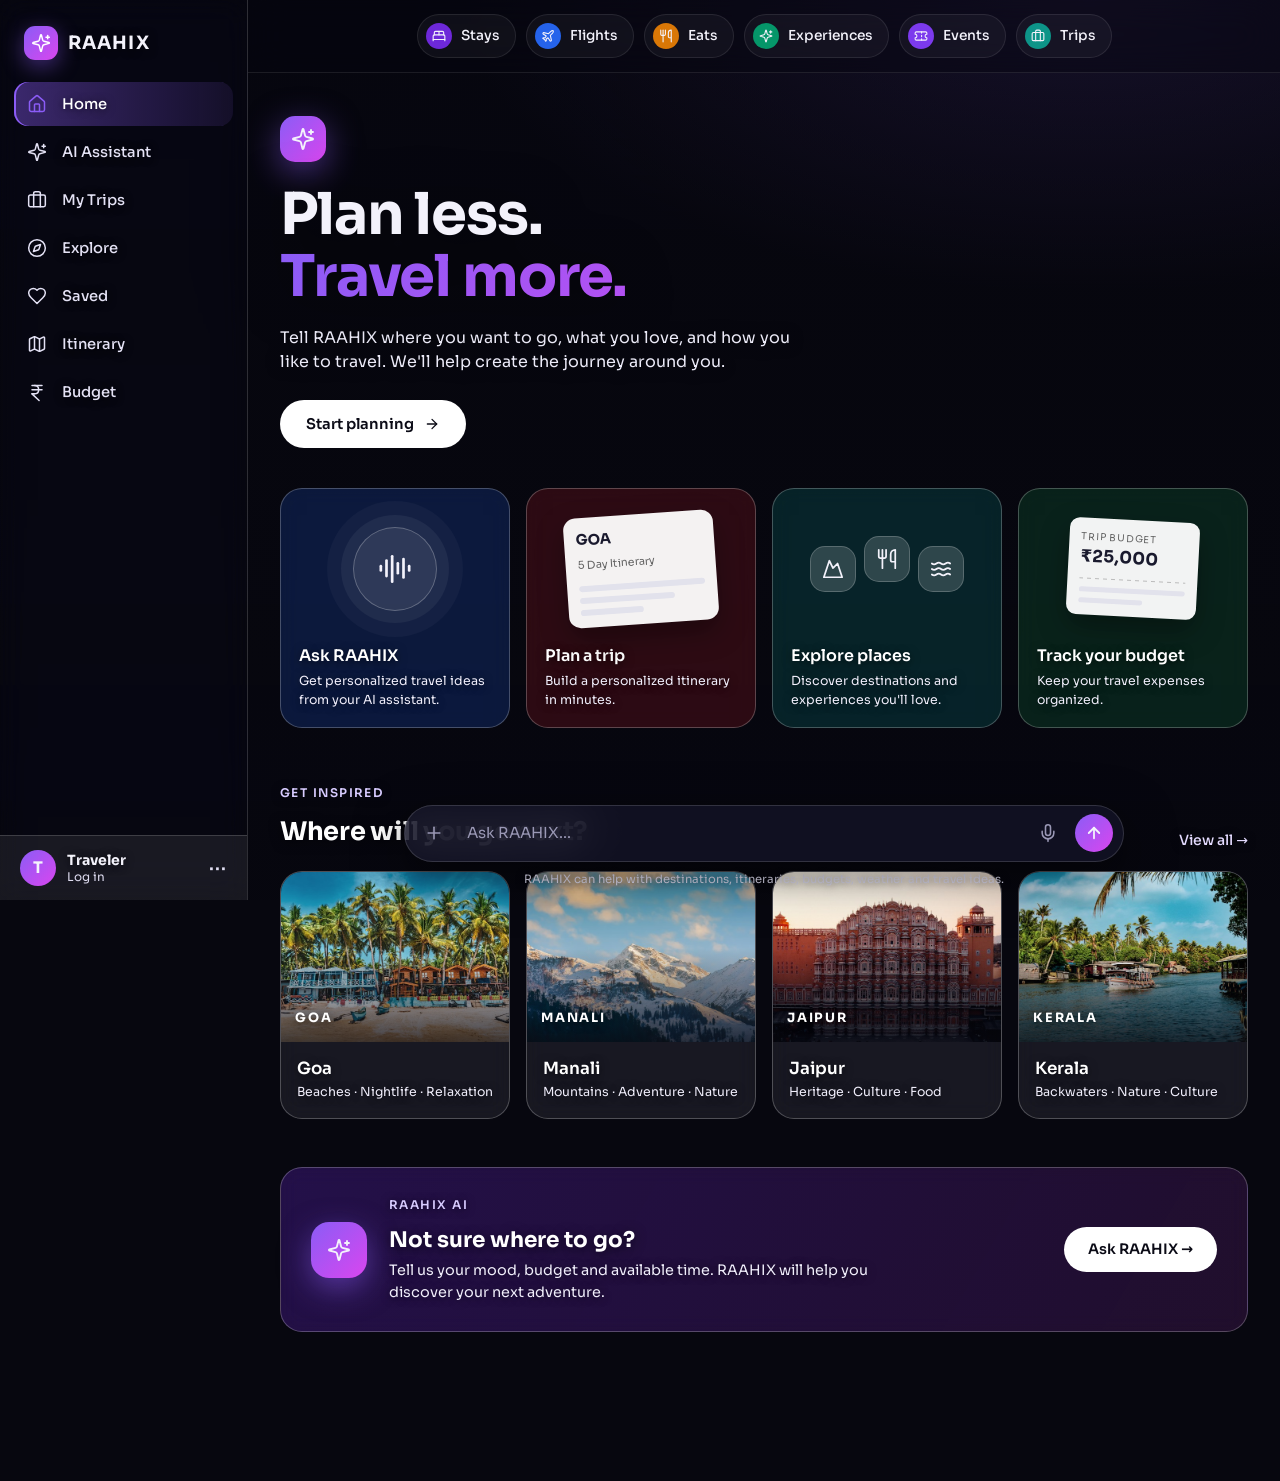
<file: frontend/index.html>
<!DOCTYPE html>
<html lang="en">
<head>
    <meta charset="UTF-8">
    <meta name="viewport" content="width=device-width, initial-scale=1.0">
    <title>RAAHIX — Your AI Travel Companion</title>
    <link rel="stylesheet" href="css/style.css">
    <noscript><style>.reveal, .reveal-fade { opacity: 1; transform: none; }</style></noscript>
</head>
<body class="home">

    <div id="sidebar"></div>

    <main class="main-content">

        <!-- BACKGROUND PHOTOS (rotate hoti hain) -->
    <div class="hero-bg" aria-hidden="true">
        <div class="hero-slide s1"></div>
        <div class="hero-slide s2"></div>
        <div class="hero-slide s3"></div>
        <div class="hero-slide s4"></div>
        <div class="hero-shade"></div>
    </div>

        <!-- TOP CATEGORIES -->
        <header class="topbar">
            <div class="category-scroll">
                <a href="explore.html?cat=Stays" class="category"><span class="category-icon stay" data-icon="bed"></span>Stays</a>
                <a href="flights.html" class="category"><span class="category-icon flight" data-icon="plane"></span>Flights</a>
                <a href="explore.html?cat=Restaurants" class="category"><span class="category-icon food" data-icon="utensils"></span>Eats</a>
                <a href="explore.html?cat=Experiences" class="category"><span class="category-icon experience" data-icon="sparkles"></span>Experiences</a>
                <a href="events.html" class="category"><span class="category-icon event" data-icon="ticket"></span>Events</a>
                <a href="dashboard.html" class="category"><span class="category-icon trip" data-icon="briefcase"></span>Trips</a>
            </div>
        </header>

        <section class="content-area">

            <!-- WELCOME -->
            <div class="welcome-section">
                <div class="welcome-icon" data-icon="sparkles"></div>
                <h1>Plan less. <span>Travel more.</span></h1>
                <p class="welcome-text">
                    Tell RAAHIX where you want to go, what you love,
                    and how you like to travel. We'll help create
                    the journey around you.
                </p>
                <a href="create-trip.html" class="setup-btn">Start planning <span data-icon="arrow-right"></span></a>
            </div>

            <!-- QUICK CARDS -->
            <div class="quick-cards">

                <a href="assistant.html" class="quick-card assistant-card" style="--i:0">
                    <div class="card-visual">
                        <div class="voice-circle" data-icon="voice"></div>
                    </div>
                    <div class="quick-card-content">
                        <h3>Ask RAAHIX</h3>
                        <p>Get personalized travel ideas from your AI assistant.</p>
                    </div>
                    <span class="arrow" data-icon="arrow-right"></span>
                </a>

                <a href="create-trip.html" class="quick-card itinerary-card" style="--i:1">
                    <div class="card-visual">
                        <div class="mini-itinerary">
                            <strong>GOA</strong>
                            <small>5 Day Itinerary</small>
                            <div class="mini-lines"><i></i><i></i><i></i></div>
                        </div>
                    </div>
                    <div class="quick-card-content">
                        <h3>Plan a trip</h3>
                        <p>Build a personalized itinerary in minutes.</p>
                    </div>
                    <span class="arrow" data-icon="arrow-right"></span>
                </a>

                <a href="explore.html" class="quick-card explore-card" style="--i:2">
                    <div class="card-visual">
                        <div class="destination-pills">
                            <span data-icon="mountain"></span>
                            <span data-icon="utensils"></span>
                            <span data-icon="waves"></span>
                        </div>
                    </div>
                    <div class="quick-card-content">
                        <h3>Explore places</h3>
                        <p>Discover destinations and experiences you'll love.</p>
                    </div>
                    <span class="arrow" data-icon="arrow-right"></span>
                </a>

                <a href="budget.html" class="quick-card budget-card" style="--i:3">
                    <div class="card-visual">
                        <div class="receipt">
                            <small>TRIP BUDGET</small>
                            <strong>₹25,000</strong>
                            <div></div>
                            <i></i>
                            <i></i>
                        </div>
                    </div>
                    <div class="quick-card-content">
                        <h3>Track your budget</h3>
                        <p>Keep your travel expenses organized.</p>
                    </div>
                    <span class="arrow" data-icon="arrow-right"></span>
                </a>

            </div>

            <!-- DESTINATIONS -->
            <section class="discover-section">

                <div class="section-header reveal">
                    <div>
                        <p class="eyebrow">GET INSPIRED</p>
                        <h2>Where will you go next?</h2>
                    </div>
                    <a href="explore.html" class="view-all">View all →</a>
                </div>

                <div class="destination-grid reveal-fade">

                    <article class="destination-card" style="--i:0">
                        <div class="destination-image goa"><span>GOA</span></div>
                        <div class="destination-details">
                            <h3>Goa</h3>
                            <p>Beaches · Nightlife · Relaxation</p>
                        </div>
                    </article>

                    <article class="destination-card" style="--i:1">
                        <div class="destination-image manali"><span>MANALI</span></div>
                        <div class="destination-details">
                            <h3>Manali</h3>
                            <p>Mountains · Adventure · Nature</p>
                        </div>
                    </article>

                    <article class="destination-card" style="--i:2">
                        <div class="destination-image jaipur"><span>JAIPUR</span></div>
                        <div class="destination-details">
                            <h3>Jaipur</h3>
                            <p>Heritage · Culture · Food</p>
                        </div>
                    </article>

                    <article class="destination-card" style="--i:3">
                        <div class="destination-image kerala"><span>KERALA</span></div>
                        <div class="destination-details">
                            <h3>Kerala</h3>
                            <p>Backwaters · Nature · Culture</p>
                        </div>
                    </article>

                </div>

            </section>

            <!-- AI BANNER -->
            <section class="ai-banner reveal">
                <div class="ai-banner-icon" data-icon="sparkles"></div>
                <div class="ai-banner-content">
                    <p class="eyebrow">RAAHIX AI</p>
                    <h2>Not sure where to go?</h2>
                    <p>
                        Tell us your mood, budget and available time.
                        RAAHIX will help you discover your next adventure.
                    </p>
                </div>
                <a href="assistant.html" class="ai-banner-btn">Ask RAAHIX →</a>
            </section>

        </section>


        <!-- CHAT INPUT -->
        <div class="chat-area">
            <div class="chat-box">
                <button class="chat-add" aria-label="Add" data-icon="plus"></button>
                <input type="text" placeholder="Ask RAAHIX...">
                <button class="chat-mic" aria-label="Voice" data-icon="mic"></button>
                <button class="chat-send" aria-label="Send" data-icon="arrow-up"></button>
            </div>
            <p class="chat-note">
                RAAHIX can help with destinations, itineraries, budgets, weather and travel ideas.
            </p>
        </div>

    </main>

    <script src="js/sidebar.js"></script>
    <script src="js/icons.js"></script>
    <script src="js/main.js"></script>
    <script src="js/home.js"></script>
</body>
</html>
</file>
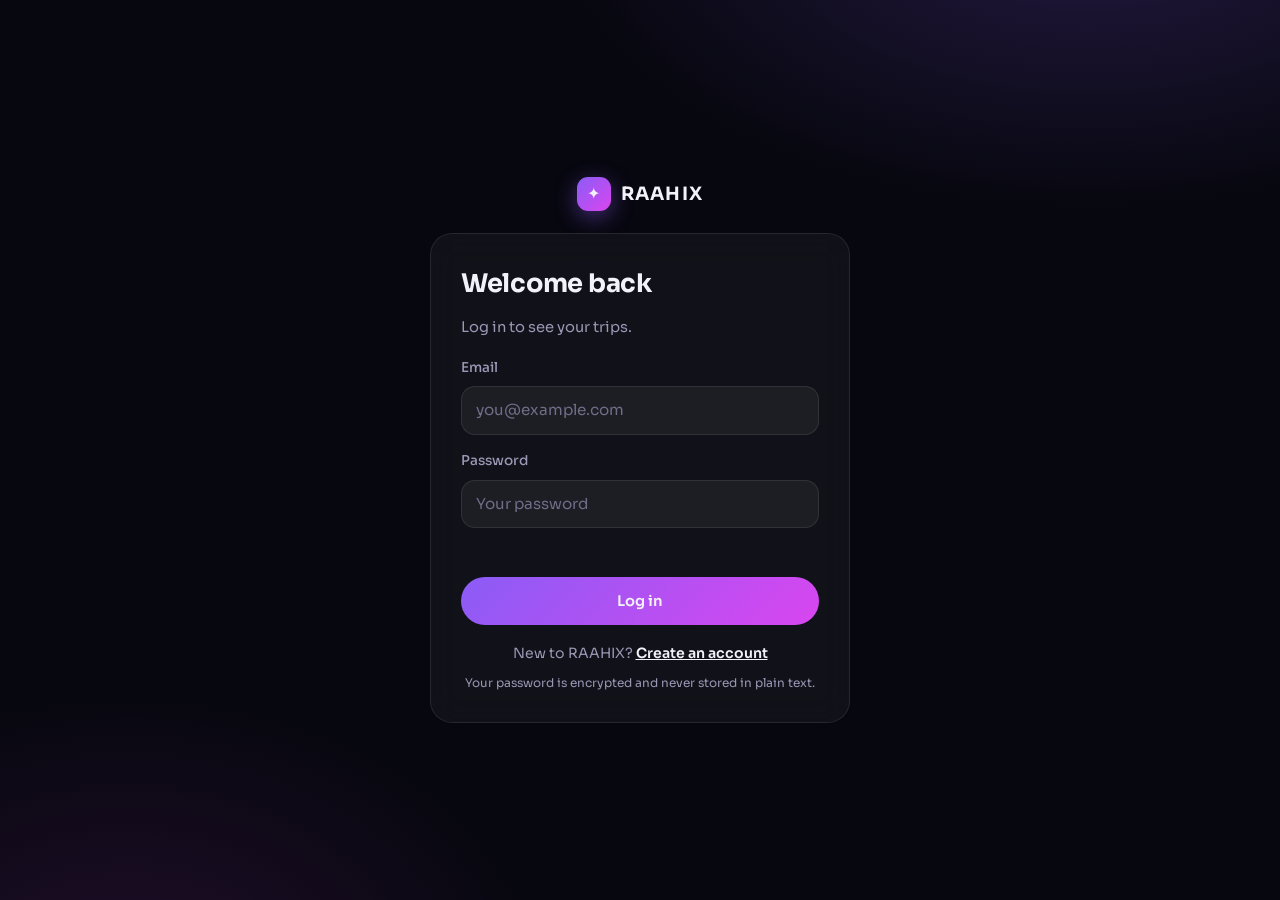
<file: frontend/assistant.html>
<!DOCTYPE html>
<html lang="en">
<head>
    <meta charset="UTF-8">
    <meta name="viewport" content="width=device-width, initial-scale=1.0">
    <title>AI Assistant — RAAHIX</title>
    <link rel="stylesheet" href="css/style.css">
</head>
<body>

    <div id="sidebar"></div>

    <main class="main-content chat-page">

        <!-- TOP BAR -->
        <header class="topbar chat-topbar">
            <button class="chat-title">New chat ▾</button>

            <div class="trip-chips">
                <button class="chip">Where</button>
                <button class="chip">When</button>
                <button class="chip">Who</button>
                <button class="chip">Budget</button>
            </div>

            <a href="create-trip.html" class="create-trip-btn">Create a trip</a>
        </header>

        <!-- CHAT AREA -->
        <section class="chat-stage" id="chatStage">

            <div class="chat-hero" id="chatHero">
                <div class="welcome-icon" data-icon="sparkles"></div>
                <h1>Where to today?</h1>
                <p>Hey there, I'm here to help you plan your trip. Ask me anything travel related.</p>
                <a href="profile.html" class="setup-pill">Set up my assistant</a>
            </div>

            <div class="messages" id="messages"></div>

        </section>

        <!-- CHAT INPUT -->
        <div class="chat-area">
            <div class="chat-box">
                <button class="chat-add" aria-label="Add" data-icon="plus"></button>
                <input type="text" id="chatInput" placeholder="Ask RAAHIX..." autocomplete="off">
                <button class="chat-mic" aria-label="Voice" data-icon="mic"></button>
                <button class="chat-send" id="chatSend" aria-label="Send" data-icon="arrow-up"></button>
            </div>
            <p class="chat-note">RAAHIX can make mistakes. Check important info.</p>
        </div>

    </main>

    <script src="js/sidebar.js"></script>
    <script src="js/icons.js"></script>
    <script src="js/api.js"></script>
    <script src="js/chat.js"></script>
</body>
</html>
</file>
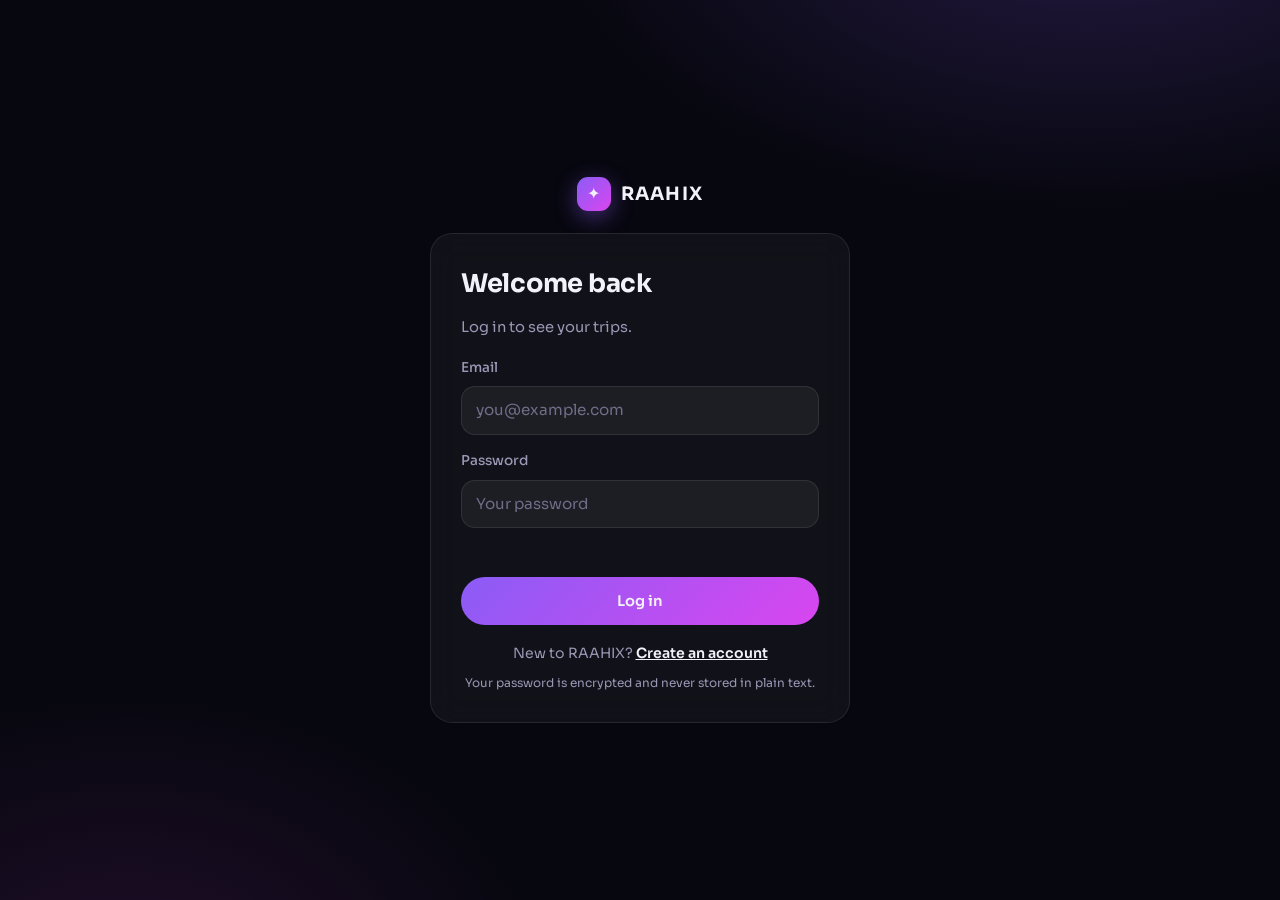
<file: frontend/create-trip.html>
<!DOCTYPE html>
<html lang="en">
<head>
    <meta charset="UTF-8">
    <meta name="viewport" content="width=device-width, initial-scale=1.0">
    <title>Create a trip — RAAHIX</title>
    <link rel="stylesheet" href="css/style.css">
</head>
<body>

    <div id="sidebar"></div>

    <main class="main-content">
        <section class="content-area form-page">

            <div class="page-head">
                <div>
                    <h1>Create a trip</h1>
                    <p class="page-sub">Tell us the basics. You can change everything later.</p>
                </div>
            </div>

            <form class="trip-form" id="tripForm" novalidate>

                <div class="field">
                    <label for="destination">Where to?</label>
                    <input type="text" id="destination" placeholder="e.g. Goa, Manali, Jaipur" required>
                </div>

                <div class="field-row">
                    <div class="field">
                        <label for="startDate">Start date</label>
                        <input type="date" id="startDate" required>
                    </div>
                    <div class="field">
                        <label for="endDate">End date</label>
                        <input type="date" id="endDate" required>
                    </div>
                </div>

                <div class="field-row">
                    <div class="field">
                        <label for="travelers">Travelers</label>
                        <select id="travelers">
                            <option value="1">Just me</option>
                            <option value="2" selected>2 people</option>
                            <option value="3">3 people</option>
                            <option value="4">4 people</option>
                            <option value="5">5 or more</option>
                        </select>
                    </div>
                    <div class="field">
                        <label for="budget">Budget (₹)</label>
                        <input type="number" id="budget" min="0" step="500" placeholder="25000">
                    </div>
                </div>

                <div class="field">
                    <label>Travel style</label>
                    <div class="style-chips" id="styleChips">
                        <button type="button" class="style-chip">Relaxed</button>
                        <button type="button" class="style-chip">Adventure</button>
                        <button type="button" class="style-chip">Culture</button>
                        <button type="button" class="style-chip">Food</button>
                        <button type="button" class="style-chip">Nightlife</button>
                        <button type="button" class="style-chip">Nature</button>
                    </div>
                </div>

                <p class="form-message" id="formMessage" role="status"></p>

                <div class="form-actions">
                    <a href="dashboard.html" class="btn-ghost">Cancel</a>
                    <button type="submit" class="btn-primary">Save trip</button>
                </div>

            </form>

        </section>
    </main>
>
    <script src="js/sidebar.js"></script>
    <script src="js/api.js"></script>
    <script src="js/create-trip.js"></script>
</body>
</html>
</file>
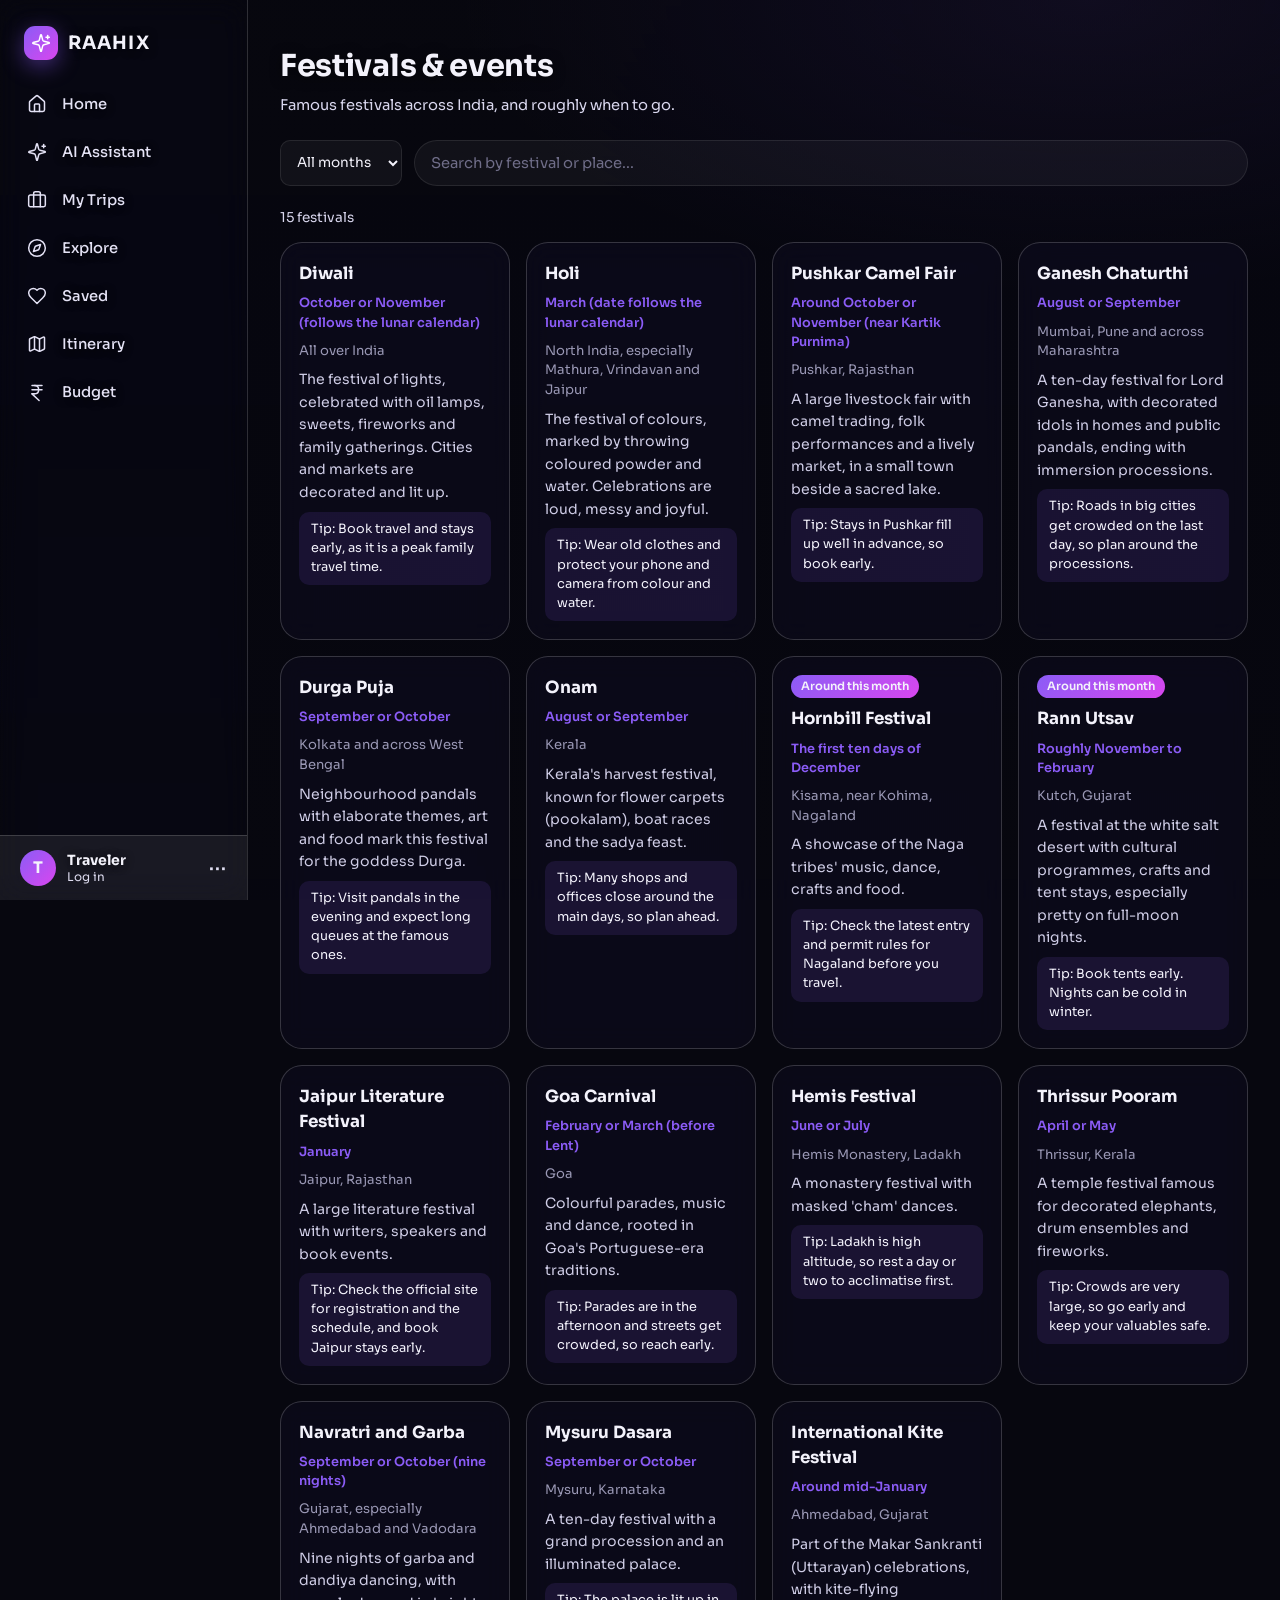
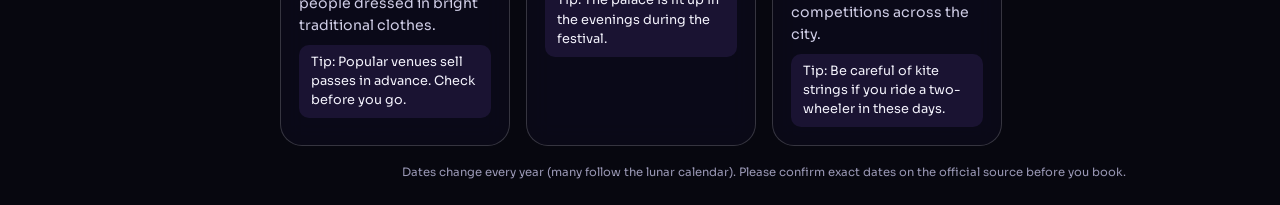
<file: frontend/events.html>
<!DOCTYPE html>
<html lang="en">
<head>
    <meta charset="UTF-8">
    <meta name="viewport" content="width=device-width, initial-scale=1.0">
    <title>Events — RAAHIX</title>
    <link rel="stylesheet" href="css/style.css">
</head>
<body>

    <div id="sidebar"></div>

    <main class="main-content">
        <section class="content-area">

            <div class="page-head">
                <div>
                    <h1>Festivals &amp; events</h1>
                    <p class="page-sub">Famous festivals across India, and roughly when to go.</p>
                </div>
            </div>

            <div class="explore-bar">
                <select class="filter-select" id="monthSelect" aria-label="Month"></select>
                <input type="search" id="eventSearch" class="search-input" placeholder="Search by festival or place..." aria-label="Search festivals">
            </div>

            <p class="result-count" id="eventCount" role="status"></p>
            <div class="place-grid" id="eventGrid"></div>

            <p class="attribution">Dates change every year (many follow the lunar calendar). Please confirm exact dates on the official source before you book.</p>

        </section>
    </main>

    <script src="js/sidebar.js"></script>
    <script src="js/events.js"></script>
</body>
</html>
</file>
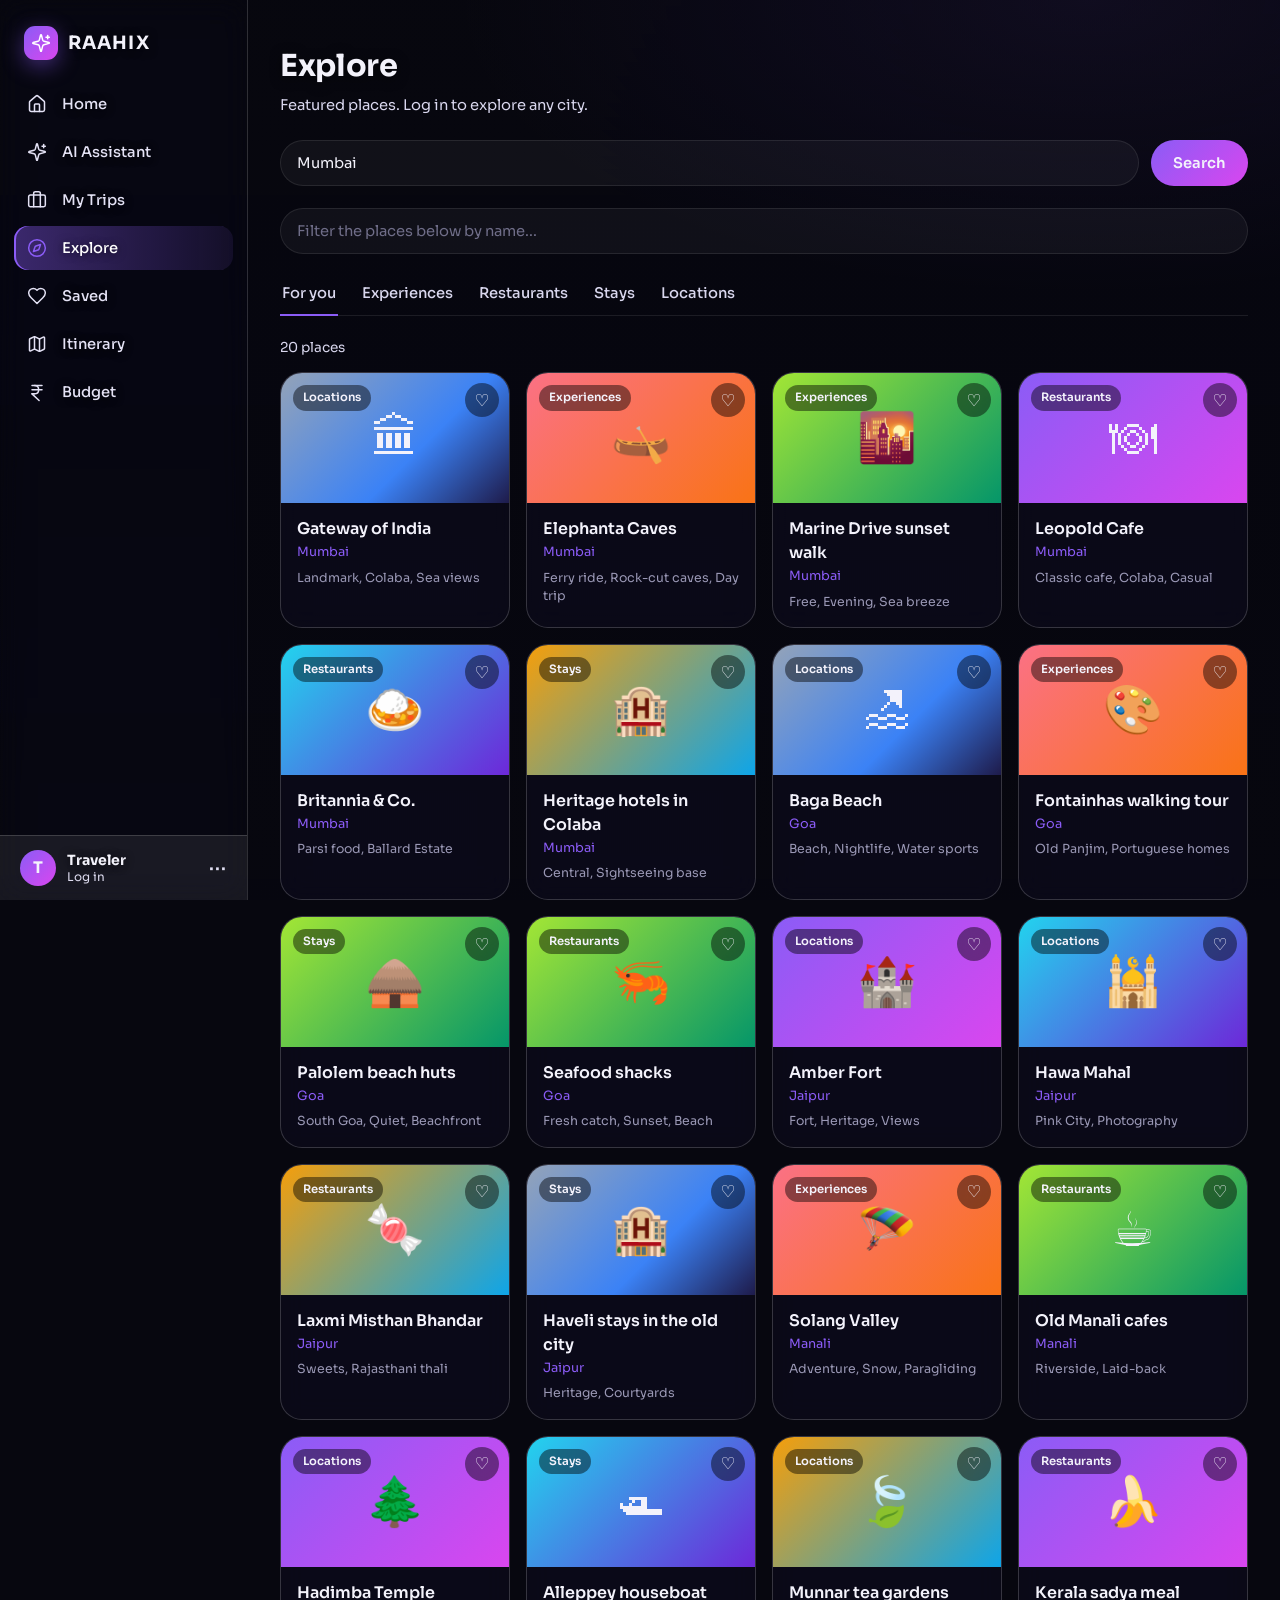
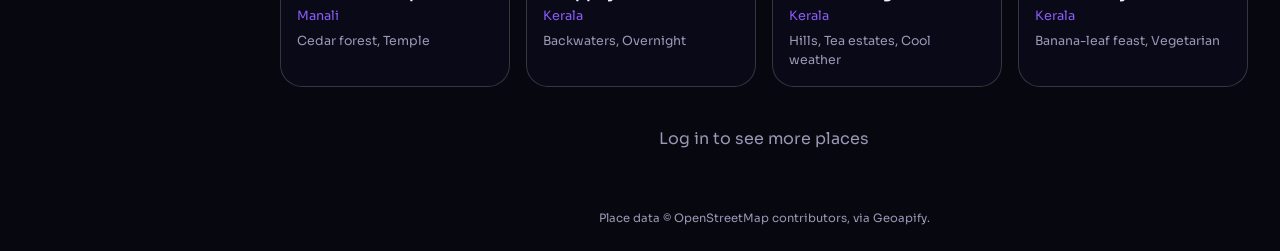
<file: frontend/explore.html>
<!DOCTYPE html>
<html lang="en">
<head>
    <meta charset="UTF-8">
    <meta name="viewport" content="width=device-width, initial-scale=1.0">
    <title>Explore — RAAHIX</title>
    <link rel="stylesheet" href="css/style.css">
</head>
<body>

    <div id="sidebar"></div>

    <main class="main-content">
        <section class="content-area">

            <div class="page-head">
                <div>
                    <h1>Explore</h1>
                    <p class="page-sub" id="exploreSub"></p>
                </div>
            </div>

            <form class="explore-bar" id="cityForm">
                <input type="text" id="cityInput" class="search-input" list="cityList" maxlength="80"
                       placeholder="City (e.g. Goa, Jaipur, Udaipur)" aria-label="City">
                <datalist id="cityList">
                    <option value="Mumbai"><option value="Delhi"><option value="Goa"><option value="Jaipur">
                    <option value="Udaipur"><option value="Manali"><option value="Kerala"><option value="Bengaluru">
                    <option value="Kolkata"><option value="Chennai"><option value="Rishikesh"><option value="Varanasi">
                    <option value="Shimla"><option value="Hyderabad">
                </datalist>
                <button type="submit" class="btn-primary city-go">Search</button>
            </form>

            <input type="search" id="searchInput" class="search-input filter-input"
                   placeholder="Filter the places below by name..." aria-label="Filter results by name">

            <div class="tabs" id="categoryTabs">
                <button class="tab active" data-cat="All">For you</button>
                <button class="tab" data-cat="Experiences">Experiences</button>
                <button class="tab" data-cat="Restaurants">Restaurants</button>
                <button class="tab" data-cat="Stays">Stays</button>
                <button class="tab" data-cat="Locations">Locations</button>
            </div>

            <p class="result-count" id="resultCount" role="status"></p>
            <div class="place-grid" id="placeGrid"></div>
            <p class="list-note" id="listStatus" role="status"></p>
            <div id="sentinel" class="sentinel"></div>
            <p class="attribution">Place data © OpenStreetMap contributors, via Geoapify.</p>

        </section>
    </main>

    <script src="js/sidebar.js"></script>
    <script src="js/api.js"></script>
    <script src="js/places-data.js"></script>
    <script src="js/explore.js"></script>
</body>
</html>
</file>
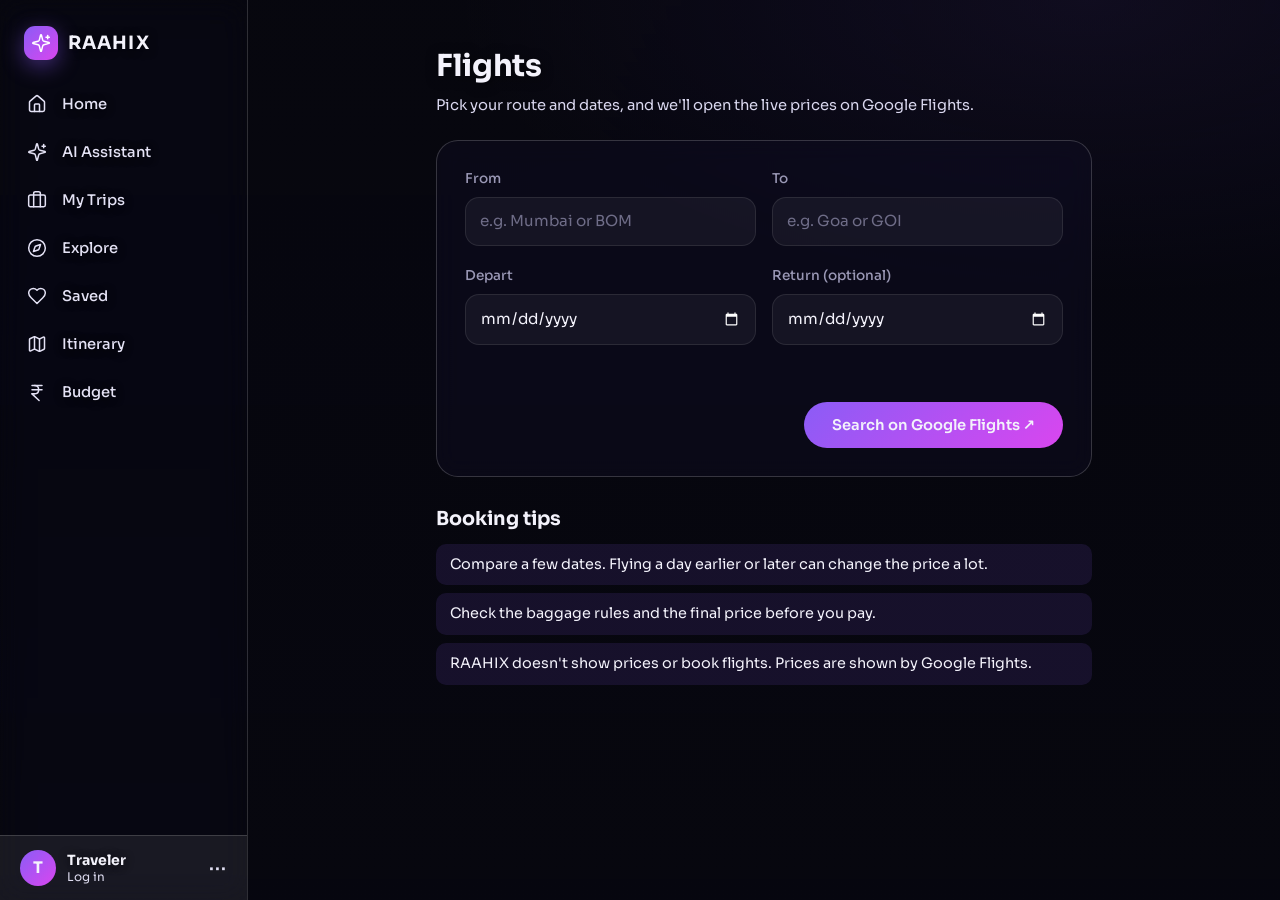
<file: frontend/flights.html>
<!DOCTYPE html>
<html lang="en">
<head>
    <meta charset="UTF-8">
    <meta name="viewport" content="width=device-width, initial-scale=1.0">
    <title>Flights — RAAHIX</title>
    <link rel="stylesheet" href="css/style.css">
</head>
<body>

    <div id="sidebar"></div>

    <main class="main-content">
        <section class="content-area form-page">

            <div class="page-head">
                <div>
                    <h1>Flights</h1>
                    <p class="page-sub">Pick your route and dates, and we'll open the live prices on Google Flights.</p>
                </div>
            </div>

            <form class="trip-form" id="flightForm" novalidate>
                <div class="field-row">
                    <div class="field">
                        <label for="from">From</label>
                        <input type="text" id="from" list="airports" maxlength="60" placeholder="e.g. Mumbai or BOM">
                    </div>
                    <div class="field">
                        <label for="to">To</label>
                        <input type="text" id="to" list="airports" maxlength="60" placeholder="e.g. Goa or GOI">
                    </div>
                </div>

                <div class="field-row">
                    <div class="field">
                        <label for="depart">Depart</label>
                        <input type="date" id="depart">
                    </div>
                    <div class="field">
                        <label for="ret">Return (optional)</label>
                        <input type="date" id="ret">
                    </div>
                </div>

                <datalist id="airports">
                    <option value="Mumbai (BOM)"><option value="Delhi (DEL)"><option value="Goa (GOI)">
                    <option value="Goa Mopa (GOX)"><option value="Jaipur (JAI)"><option value="Bengaluru (BLR)">
                    <option value="Kolkata (CCU)"><option value="Chennai (MAA)"><option value="Hyderabad (HYD)">
                    <option value="Kochi (COK)"><option value="Thiruvananthapuram (TRV)"><option value="Udaipur (UDR)">
                    <option value="Pune (PNQ)"><option value="Ahmedabad (AMD)"><option value="Amritsar (ATQ)">
                    <option value="Varanasi (VNS)"><option value="Srinagar (SXR)"><option value="Leh (IXL)">
                    <option value="Bhuntar, near Manali (KUU)"><option value="Chandigarh (IXC)"><option value="Lucknow (LKO)">
                </datalist>

                <p class="form-message" id="flightMsg" role="status"></p>

                <div class="form-actions">
                    <button type="submit" class="btn-primary">Search on Google Flights ↗</button>
                </div>
            </form>

            <section class="place-section" style="margin-top: 28px;">
                <h2>Booking tips</h2>
                <ul class="tips-list">
                    <li>Compare a few dates. Flying a day earlier or later can change the price a lot.</li>
                    <li>Check the baggage rules and the final price before you pay.</li>
                    <li>RAAHIX doesn't show prices or book flights. Prices are shown by Google Flights.</li>
                </ul>
            </section>

        </section>
    </main>

    <script src="js/sidebar.js"></script>
    <script src="js/flights.js"></script>
</body>
</html>
</file>
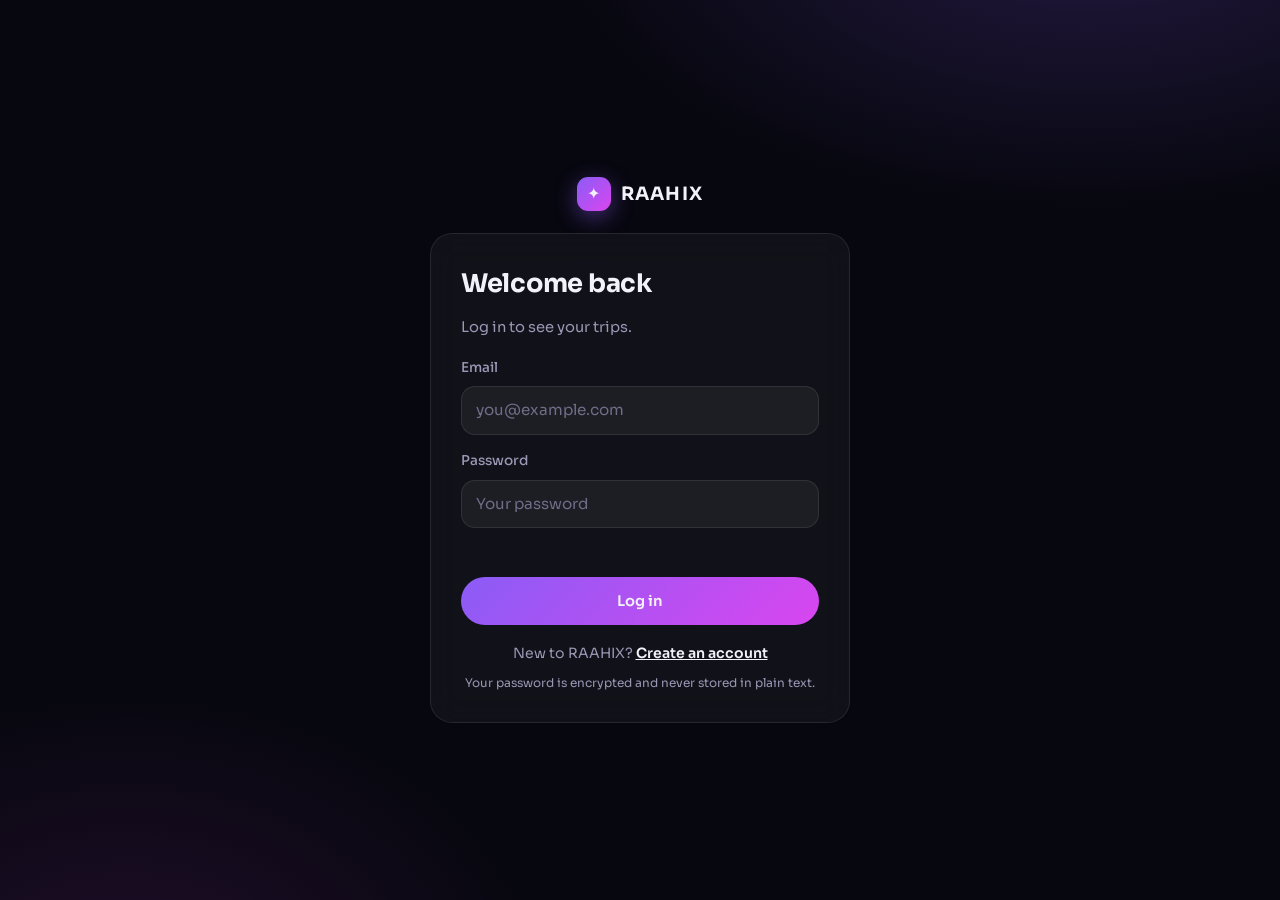
<file: frontend/login.html>
<!DOCTYPE html>
<html lang="en">
<head>
    <meta charset="UTF-8">
    <meta name="viewport" content="width=device-width, initial-scale=1.0">
    <title>Log in — RAAHIX</title>
    <link rel="stylesheet" href="css/style.css">
</head>
<body class="auth-page">

    <main class="auth-wrap">

        <a href="index.html" class="auth-brand">
            <div class="brand-icon">✦</div>
            <span>RAAHIX</span>
        </a>

        <div class="auth-card">
            <h1>Welcome back</h1>
            <p class="page-sub">Log in to see your trips.</p>

            <form id="authForm" data-mode="login" novalidate>
                <div class="field">
                    <label for="email">Email</label>
                    <input type="email" id="email" autocomplete="email" placeholder="you@example.com">
                </div>

                <div class="field">
                    <label for="password">Password</label>
                    <input type="password" id="password" autocomplete="current-password" placeholder="Your password">
                </div>

                <p class="form-message" id="authMsg" role="status"></p>

                <button type="submit" class="btn-primary">Log in</button>
            </form>

            <p class="auth-switch">New to RAAHIX? <a href="register.html">Create an account</a></p>
            <p class="auth-demo">Your password is encrypted and never stored in plain text.</p>
        </div>

    </main>

    <script src="js/api.js"></script>
    <script src="js/auth.js"></script>
</body>
</html>
</file>
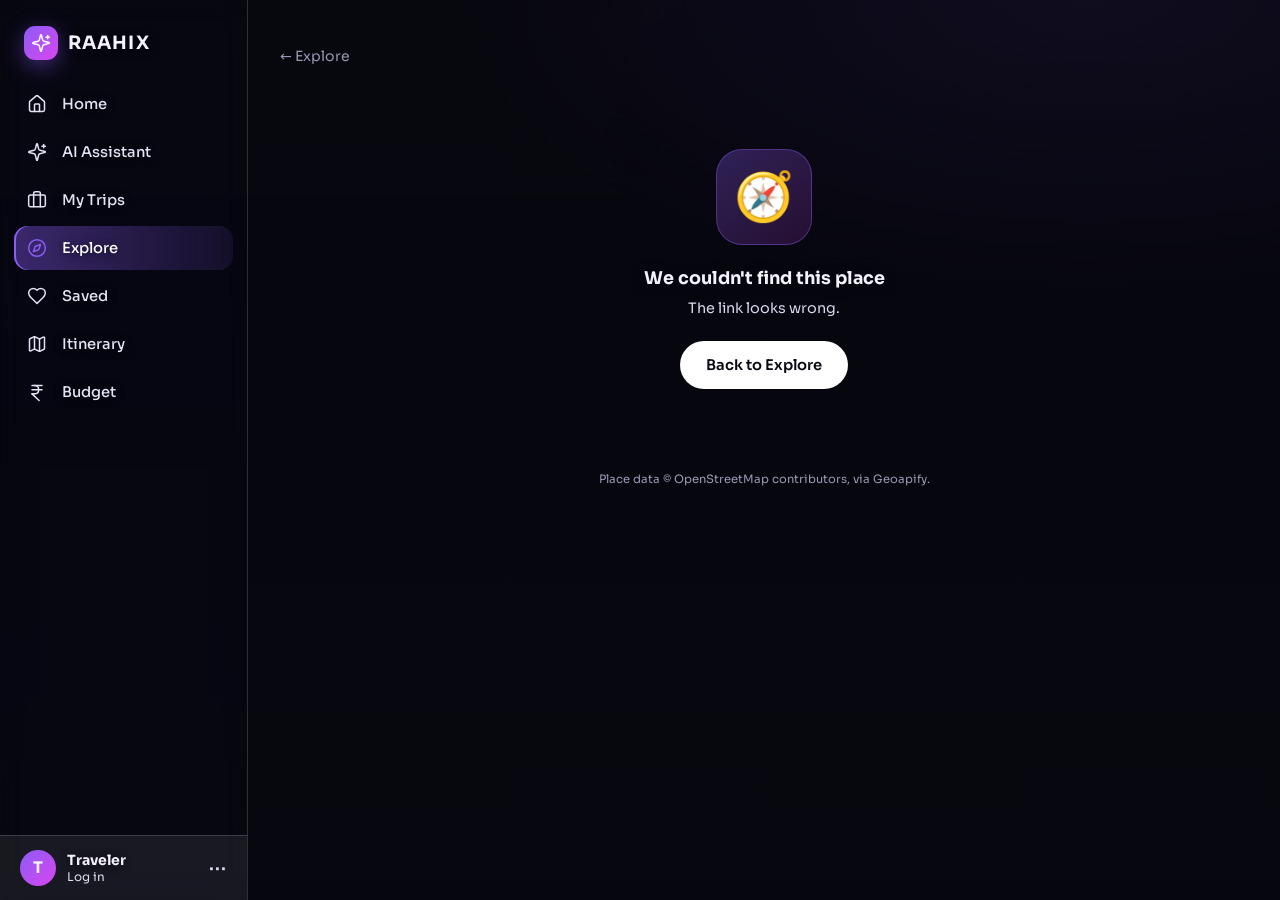
<file: frontend/place.html>
<!DOCTYPE html>
<html lang="en">
<head>
    <meta charset="UTF-8">
    <meta name="viewport" content="width=device-width, initial-scale=1.0">
    <title>Place — RAAHIX</title>
    <link rel="stylesheet" href="css/style.css">
</head>
<body>

    <div id="sidebar"></div>

    <main class="main-content">
        <section class="content-area">
            <a href="explore.html" class="back-link">← Explore</a>
            <div id="placeDetail"></div>
            <p class="attribution">Place data © OpenStreetMap contributors, via Geoapify.</p>
        </section>
    </main>

    <script src="js/sidebar.js"></script>
    <script src="js/api.js"></script>
    <script src="js/places-data.js"></script>
    <script src="js/place.js"></script>
</body>
</html>
</file>
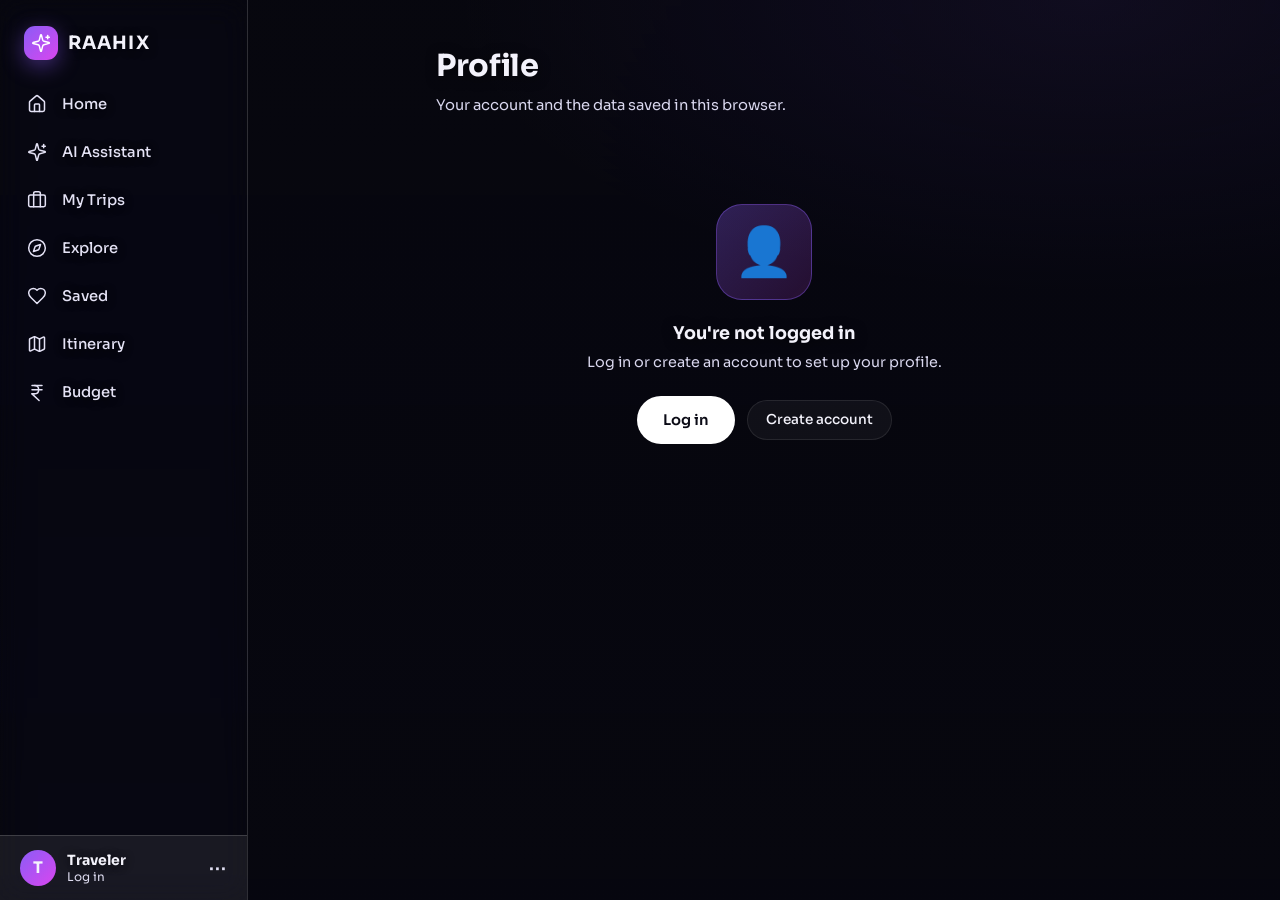
<file: frontend/profile.html>
<!DOCTYPE html>
<html lang="en">
<head>
    <meta charset="UTF-8">
    <meta name="viewport" content="width=device-width, initial-scale=1.0">
    <title>Profile — RAAHIX</title>
    <link rel="stylesheet" href="css/style.css">
</head>
<body>

    <div id="sidebar"></div>

    <main class="main-content">
        <section class="content-area form-page">

            <div class="page-head">
                <div>
                    <h1>Profile</h1>
                    <p class="page-sub">Your account and the data saved in this browser.</p>
                </div>
            </div>

            <!-- Login nahi hai -->
            <div class="empty-state" id="guestView" hidden>
                <div class="empty-art">👤</div>
                <h3>You're not logged in</h3>
                <p>Log in or create an account to set up your profile.</p>
                <div class="guest-actions">
                    <a href="login.html" class="setup-btn">Log in</a>
                    <a href="register.html" class="btn-ghost-outline">Create account</a>
                </div>
            </div>

            <!-- Login hai -->
            <div id="userView" hidden>

                <div class="profile-card">
                    <div class="profile-big-avatar" id="pAvatar"></div>
                    <div>
                        <h2 id="pName"></h2>
                        <p class="page-sub" id="pEmail"></p>
                    </div>
                </div>

                <div class="stat-grid three">
                    <div class="stat"><small>Trips</small><strong id="pTrips">0</strong></div>
                    <div class="stat"><small>Saved places</small><strong id="pSaved">0</strong></div>
                    <div class="stat"><small>Activities planned</small><strong id="pActs">0</strong></div>
                </div>

                <div class="panel-card profile-section">
                    <h2>Display name</h2>
                    <form class="name-form" id="nameForm" novalidate>
                        <input type="text" id="nameInput" maxlength="40" aria-label="Display name" placeholder="Your name">
                        <button type="submit" class="btn-primary">Save name</button>
                    </form>
                    <p class="form-message" id="nameMsg" role="status"></p>
                </div>

                <div class="panel-card profile-section">
                    <h2>Account</h2>
                    <div class="account-actions">
                        <button type="button" class="btn-ghost-outline" id="logoutBtn">Log out</button>
                        <button type="button" class="danger-btn" id="wipeBtn">Delete all my data</button>
                    </div>
                    <p class="auth-demo left">Your trips are stored in your account, so logging out doesn't delete them. "Delete all my data" removes your trips and saved places permanently. Your account itself stays.</p>
                </div>

            </div>

        </section>
    </main>

    <script src="js/sidebar.js"></script>
    <script src="js/api.js"></script>
    <script src="js/profile.js"></script>
</body>
</html>
</file>
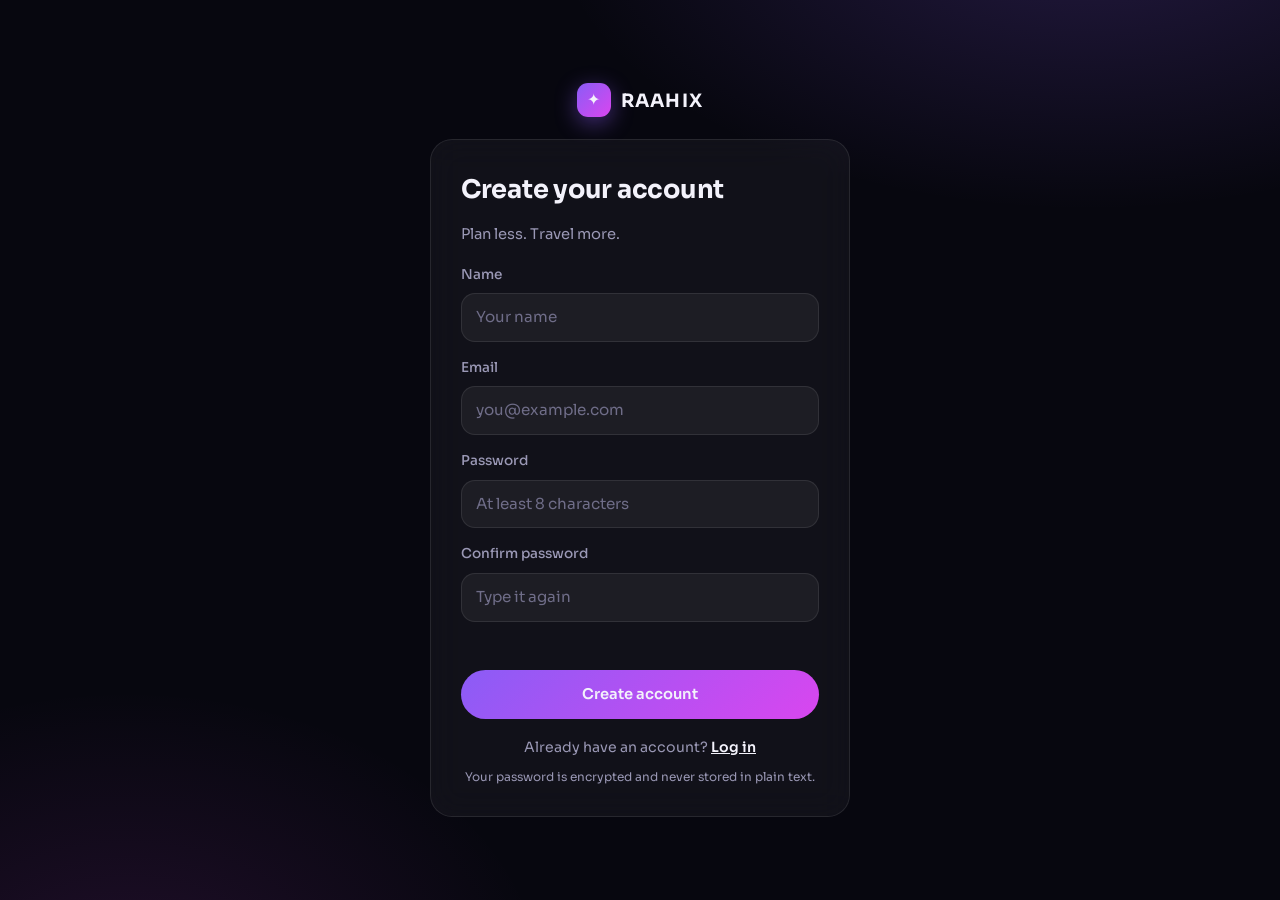
<file: frontend/register.html>
<!DOCTYPE html>
<html lang="en">
<head>
    <meta charset="UTF-8">
    <meta name="viewport" content="width=device-width, initial-scale=1.0">
    <title>Create account — RAAHIX</title>
    <link rel="stylesheet" href="css/style.css">
</head>
<body class="auth-page">

    <main class="auth-wrap">

        <a href="index.html" class="auth-brand">
            <div class="brand-icon">✦</div>
            <span>RAAHIX</span>
        </a>

        <div class="auth-card">
            <h1>Create your account</h1>
            <p class="page-sub">Plan less. Travel more.</p>

            <form id="authForm" data-mode="register" novalidate>
                <div class="field">
                    <label for="name">Name</label>
                    <input type="text" id="name" autocomplete="name" maxlength="40" placeholder="Your name">
                </div>

                <div class="field">
                    <label for="email">Email</label>
                    <input type="email" id="email" autocomplete="email" placeholder="you@example.com">
                </div>

                <div class="field">
                    <label for="password">Password</label>
                    <input type="password" id="password" autocomplete="new-password" placeholder="At least 8 characters">
                </div>

                <div class="field">
                    <label for="confirm">Confirm password</label>
                    <input type="password" id="confirm" autocomplete="new-password" placeholder="Type it again">
                </div>

                <p class="form-message" id="authMsg" role="status"></p>

                <button type="submit" class="btn-primary">Create account</button>
            </form>

            <p class="auth-switch">Already have an account? <a href="login.html">Log in</a></p>
            <p class="auth-demo">Your password is encrypted and never stored in plain text.</p>
        </div>

    </main>

    <script src="js/api.js"></script>
    <script src="js/auth.js"></script>
</body>
</html>
</file>
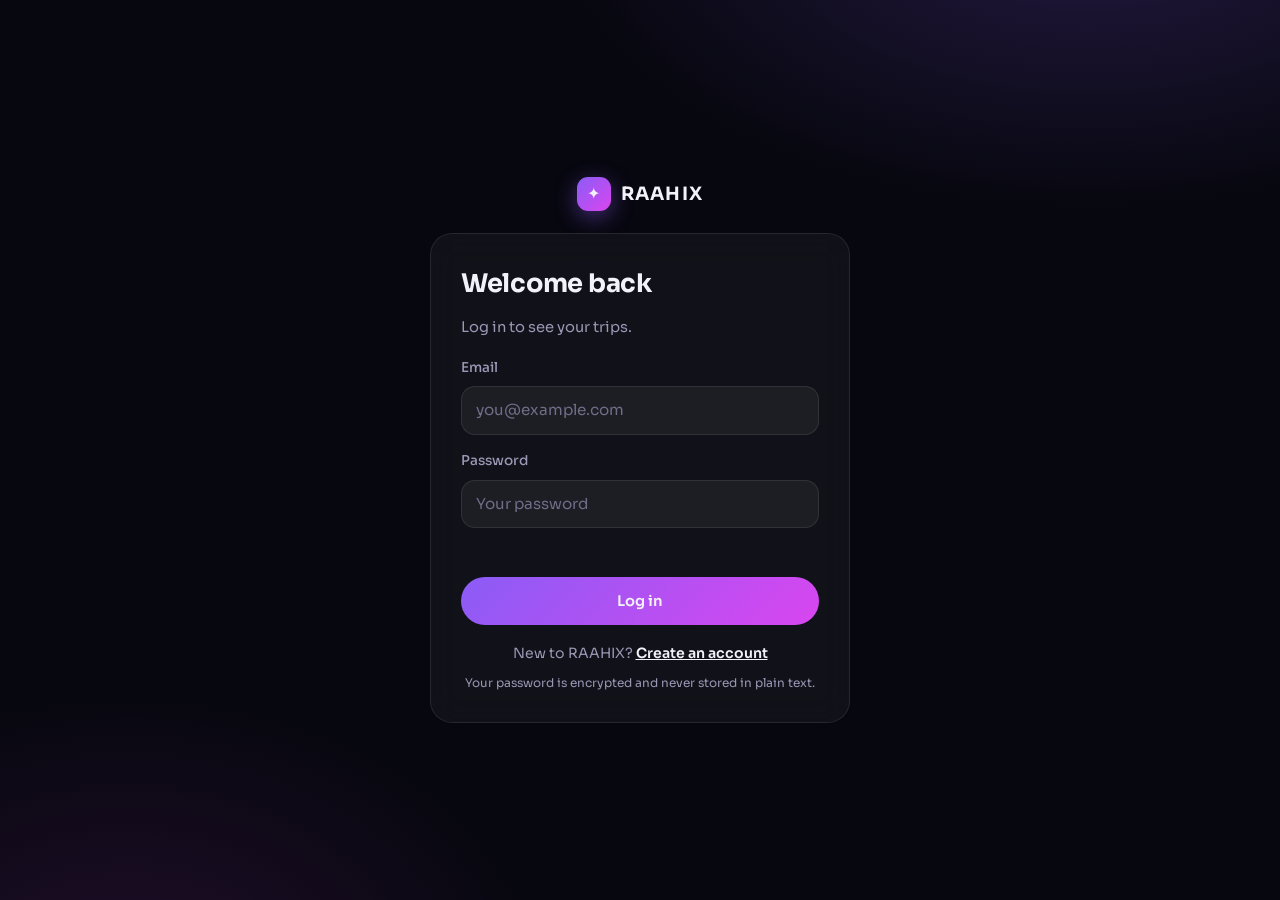
<file: frontend/trip-details.html>
<!DOCTYPE html>
<html lang="en">
<head>
    <meta charset="UTF-8">
    <meta name="viewport" content="width=device-width, initial-scale=1.0">
    <title>Trip details — RAAHIX</title>
    <link rel="stylesheet" href="css/style.css">
</head>
<body>

    <div id="sidebar"></div>

    <main class="main-content">
        <section class="content-area">
            <a href="dashboard.html" class="back-link">← My trips</a>
            <div id="tripDetail"></div>
        </section>
    </main>

        
    <script src="js/sidebar.js"></script>
    <script src="js/api.js"></script>
    <script src="js/trip-details.js"></script>
</body>
</html>
</file>
<file: frontend/css/style.css>
@import url("https://fonts.googleapis.com/css2?family=Sora:wght@400;500;600;700&display=swap");

:root {
  --bg: #07070f;
  --bg-2: #0d0d1c;
  --panel: rgba(255, 255, 255, 0.045);
  --panel-hover: rgba(255, 255, 255, 0.08);
  --line: rgba(255, 255, 255, 0.09);
  --text: #f3f2fb;
  --muted: #9a98b5;
  --violet: #8b5cf6;
  --violet-2: #6d28d9;
  --pink: #d946ef;
  --grad: linear-gradient(135deg, #8b5cf6, #d946ef);
  --sidebar-w: 248px;
  --r-lg: 22px;
  --r-md: 14px;
}

* { box-sizing: border-box; margin: 0; padding: 0; }
html { scroll-behavior: smooth; }

body {
  font-family: "Sora", system-ui, -apple-system, "Segoe UI", sans-serif;
  background:
    radial-gradient(900px 500px at 85% -10%, rgba(139, 92, 246, 0.22), transparent 60%),
    radial-gradient(700px 500px at 10% 110%, rgba(217, 70, 239, 0.12), transparent 60%),
    var(--bg);
  background-attachment: fixed;
  color: var(--text);
  min-height: 100vh;
  line-height: 1.5;
}

a { color: inherit; text-decoration: none; }
button { font: inherit; color: inherit; cursor: pointer; border: 0; background: none; }
:focus-visible { outline: 2px solid var(--violet); outline-offset: 2px; }

/* ============ SIDEBAR ============ */
.sidebar {
  position: fixed; inset: 0 auto 0 0;
  width: var(--sidebar-w);
  display: flex; flex-direction: column; justify-content: space-between;
  padding: 22px 14px 16px;
  background: rgba(10, 10, 22, 0.72);
  backdrop-filter: blur(22px);
  -webkit-backdrop-filter: blur(22px);
  border-right: 1px solid var(--line);
  z-index: 50;
}

.brand { display: flex; align-items: center; gap: 10px; padding: 4px 10px 22px; font-weight: 700; font-size: 1.15rem; letter-spacing: 0.06em; }
.brand-icon {
  width: 34px; height: 34px; border-radius: 11px;
  display: grid; place-items: center;
  background: var(--grad); font-size: 1rem;
  box-shadow: 0 6px 22px rgba(139, 92, 246, 0.45);
}

.sidebar-nav, .sidebar-bottom { display: flex; flex-direction: column; gap: 4px; }
.sidebar-nav { flex: 1; }

.nav-item {
  display: flex; align-items: center; gap: 14px;
  padding: 11px 12px; border-radius: var(--r-md);
  color: var(--muted); font-size: 0.92rem; font-weight: 500;
  transition: background 0.15s, color 0.15s;
}
.nav-item span:first-child { width: 22px; text-align: center; font-size: 1.05rem; }
.nav-item:hover { background: var(--panel); color: var(--text); }
.nav-item.active {
  background: linear-gradient(90deg, rgba(139, 92, 246, 0.28), rgba(139, 92, 246, 0.06));
  color: var(--text);
  box-shadow: inset 2px 0 0 var(--violet);
}

.profile-mini {
  display: flex; align-items: center; gap: 11px;
  /* sidebar ke padding (14px left/right, 16px bottom) ko cancel karke edge-to-edge */
  margin: 10px -14px -16px; padding: 14px 20px;
  background: var(--panel);
  border: 0; border-top: 1px solid var(--line);
  border-radius: 0;
  transition: background 0.15s;
}
.profile-mini:hover { background: var(--panel-hover); }
.profile-avatar {
  width: 36px; height: 36px; border-radius: 50%;
  display: grid; place-items: center;
  background: var(--grad); font-weight: 700; flex-shrink: 0;
}
.profile-info { display: flex; flex-direction: column; line-height: 1.25; min-width: 0; }
.profile-info strong { font-size: 0.88rem; }
.profile-info small { color: var(--muted); font-size: 0.75rem; }
.more-icon { margin-left: auto; color: var(--muted); font-size: 0.7rem; letter-spacing: 1px; }

/* ============ MAIN ============ */
.main-content {
  margin-left: var(--sidebar-w);
  min-height: 100vh;
  display: flex; flex-direction: column;
}

.topbar {
  position: sticky; top: 0; z-index: 40;
  padding: 14px 32px;
  background: rgba(7, 7, 15, 0.7);
  backdrop-filter: blur(18px);
  -webkit-backdrop-filter: blur(18px);
  border-bottom: 1px solid var(--line);
}
.category-scroll {
  display: flex; justify-content: center; gap: 10px;
  overflow-x: auto; scrollbar-width: none;
}
.category-scroll::-webkit-scrollbar { display: none; }

.category {
  display: inline-flex; align-items: center; gap: 9px;
  padding: 8px 16px 8px 8px; border-radius: 999px;
  background: var(--panel); border: 1px solid var(--line);
  font-size: 0.86rem; font-weight: 500; white-space: nowrap;
  transition: background 0.15s, border-color 0.15s;
}
.category:hover { background: var(--panel-hover); }
.category.active { background: rgba(139, 92, 246, 0.18); border-color: rgba(139, 92, 246, 0.6); }
.category-icon {
  width: 26px; height: 26px; border-radius: 50%;
  display: grid; place-items: center; font-size: 0.8rem;
}
.category-icon.stay { background: #6d28d9; }
.category-icon.flight { background: #2563eb; }
.category-icon.food { background: #d97706; }
.category-icon.experience { background: #059669; }
.category-icon.event { background: #7c3aed; }
.category-icon.trip { background: #0d9488; }

.content-area {
  flex: 1;
  width: 100%; max-width: 1120px; margin: 0 auto;
  padding: 44px 32px 24px;
}

/* ============ WELCOME ============ */
.welcome-section { max-width: 720px; margin-bottom: 40px; }
.welcome-icon {
  width: 46px; height: 46px; border-radius: 15px;
  display: grid; place-items: center; margin-bottom: 22px;
  background: var(--grad); font-size: 1.2rem;
  box-shadow: 0 10px 34px rgba(139, 92, 246, 0.5);
}
.eyebrow { font-size: 0.75rem; letter-spacing: 0.12em; color: var(--violet); font-weight: 600; margin-bottom: 10px; }
.welcome-section h1 { font-size: clamp(2.2rem, 5vw, 3.6rem); line-height: 1.08; font-weight: 700; letter-spacing: -0.02em; }
.welcome-section h1 span {
  display: block;
  background: var(--grad); -webkit-background-clip: text; background-clip: text;
  -webkit-text-fill-color: transparent; color: transparent;
}
.welcome-text { margin: 18px 0 26px; color: var(--muted); max-width: 520px; font-size: 1rem; }
.setup-btn {
  display: inline-flex; align-items: center; gap: 10px;
  padding: 13px 26px; border-radius: 999px;
  background: #fff; color: #0b0b16; font-weight: 600; font-size: 0.92rem;
  transition: transform 0.15s, box-shadow 0.15s;
}
.setup-btn:hover { transform: translateY(-2px); box-shadow: 0 12px 30px rgba(139, 92, 246, 0.4); }

/* ============ QUICK CARDS ============ */
.quick-cards {
  display: grid; grid-template-columns: repeat(4, 1fr);
  gap: 16px; margin-bottom: 56px;
}
.quick-card {
  position: relative; display: flex; flex-direction: column;
  min-height: 240px; border-radius: var(--r-lg); overflow: hidden;
  border: 1px solid var(--line);
  transition: transform 0.2s, border-color 0.2s;
}
.quick-card:hover { transform: translateY(-4px); border-color: rgba(255, 255, 255, 0.25); }
.assistant-card { background: linear-gradient(180deg, #1e3a8a, #0b1230); }
.itinerary-card { background: linear-gradient(180deg, #b91c1c, #2a0d1a); }
.explore-card { background: linear-gradient(180deg, #0e7490, #08202f); }
.budget-card { background: linear-gradient(180deg, #15803d, #0a2016); }

.card-visual { flex: 1; display: grid; place-items: center; padding: 18px 18px 0; }
.quick-card-content { padding: 14px 18px 18px; }
.quick-card-content h3 { font-size: 1rem; font-weight: 600; margin-bottom: 4px; }
.quick-card-content p { font-size: 0.78rem; color: rgba(255, 255, 255, 0.7); }
.arrow {
  position: absolute; top: 14px; right: 14px;
  width: 30px; height: 30px; border-radius: 50%;
  display: grid; place-items: center;
  background: rgba(255, 255, 255, 0.16); backdrop-filter: blur(8px);
  opacity: 0; transform: translateX(-4px); transition: 0.2s;
}
.quick-card:hover .arrow { opacity: 1; transform: none; }

.voice-circle {
  width: 84px; height: 84px; border-radius: 50%;
  display: grid; place-items: center; font-size: 1.6rem;
  background: rgba(255, 255, 255, 0.14); border: 1px solid rgba(255, 255, 255, 0.25);
  box-shadow: 0 0 0 12px rgba(255, 255, 255, 0.05), 0 0 0 26px rgba(255, 255, 255, 0.03);
}
.mini-itinerary {
  width: 100%; max-width: 150px; padding: 12px; border-radius: 12px;
  background: rgba(255, 255, 255, 0.95); color: #1a1a2e;
  transform: rotate(-4deg); box-shadow: 0 12px 28px rgba(0, 0, 0, 0.35);
}
.mini-itinerary strong { display: block; font-size: 0.9rem; }
.mini-itinerary small { color: #666; font-size: 0.68rem; }
.mini-lines { margin-top: 10px; display: grid; gap: 6px; }
.mini-lines i { height: 6px; border-radius: 3px; background: #e2e2ec; }
.mini-lines i:nth-child(2) { width: 75%; }
.mini-lines i:nth-child(3) { width: 50%; }

.destination-pills { display: flex; gap: 8px; }
.destination-pills span {
  width: 46px; height: 46px; border-radius: 15px;
  display: grid; place-items: center; font-size: 1.4rem;
  background: rgba(255, 255, 255, 0.16); border: 1px solid rgba(255, 255, 255, 0.2);
}
.destination-pills span:nth-child(2) { transform: translateY(-10px); }

.receipt {
  width: 100%; max-width: 130px; padding: 12px; border-radius: 10px;
  background: rgba(255, 255, 255, 0.95); color: #1a1a2e;
  transform: rotate(3deg); box-shadow: 0 12px 28px rgba(0, 0, 0, 0.35);
}
.receipt small { display: block; font-size: 0.6rem; color: #666; letter-spacing: 0.08em; }
.receipt strong { font-size: 1.05rem; }
.receipt div { height: 1px; margin: 8px 0; background: repeating-linear-gradient(90deg, #bbb 0 4px, transparent 4px 8px); }
.receipt i { display: block; height: 5px; margin-top: 6px; border-radius: 3px; background: #e2e2ec; }
.receipt i + i { width: 60%; }

/* ============ DESTINATIONS ============ */
.discover-section { margin-bottom: 48px; }
.section-header { display: flex; justify-content: space-between; align-items: flex-end; margin-bottom: 20px; }
.section-header h2 { font-size: 1.6rem; font-weight: 700; letter-spacing: -0.01em; }
.view-all { color: var(--violet); font-size: 0.88rem; font-weight: 500; }
.view-all:hover { text-decoration: underline; }

.destination-grid { display: grid; grid-template-columns: repeat(4, 1fr); gap: 16px; }
.destination-card {
  border-radius: var(--r-lg); overflow: hidden;
  background: var(--panel); border: 1px solid var(--line);
  backdrop-filter: blur(12px);
  transition: transform 0.2s, border-color 0.2s;
}
.destination-card:hover { transform: translateY(-4px); border-color: rgba(139, 92, 246, 0.6); }
.destination-image {
  height: 170px; display: flex; align-items: flex-end; padding: 14px;
  font-weight: 700; letter-spacing: 0.14em; font-size: 0.8rem;
}
.destination-image.goa { background: linear-gradient(160deg, #f59e0b, #0ea5e9 70%, #0c4a6e); }
.destination-image.manali { background: linear-gradient(160deg, #94a3b8, #3b82f6 55%, #1e1b4b); }
.destination-image.jaipur { background: linear-gradient(160deg, #fb7185, #f97316 55%, #7c2d12); }
.destination-image.kerala { background: linear-gradient(160deg, #a3e635, #059669 55%, #064e3b); }
.destination-details { padding: 14px 16px 16px; }
.destination-details h3 { font-size: 1.05rem; font-weight: 600; }
.destination-details p { font-size: 0.78rem; color: var(--muted); margin-top: 2px; }

/* ============ AI BANNER ============ */
.ai-banner {
  display: flex; align-items: center; gap: 22px;
  padding: 28px 30px; border-radius: var(--r-lg);
  background: linear-gradient(120deg, rgba(109, 40, 217, 0.4), rgba(217, 70, 239, 0.16));
  border: 1px solid rgba(139, 92, 246, 0.4);
  backdrop-filter: blur(16px);
}
.ai-banner-icon {
  width: 56px; height: 56px; flex-shrink: 0; border-radius: 18px;
  display: grid; place-items: center; font-size: 1.5rem;
  background: var(--grad); box-shadow: 0 10px 30px rgba(139, 92, 246, 0.5);
}
.ai-banner-content { flex: 1; }
.ai-banner-content h2 { font-size: 1.35rem; margin-bottom: 4px; }
.ai-banner-content p:last-child { color: rgba(255, 255, 255, 0.72); font-size: 0.9rem; max-width: 520px; }
.ai-banner-btn {
  padding: 12px 24px; border-radius: 999px; white-space: nowrap;
  background: #fff; color: #0b0b16; font-weight: 600; font-size: 0.9rem;
  transition: transform 0.15s;
}
.ai-banner-btn:hover { transform: translateY(-2px); }

/* ============ CHAT INPUT ============ */
.chat-area {
  position: sticky; bottom: 0; z-index: 30;
  padding: 18px 32px 12px; text-align: center;
  background: linear-gradient(180deg, transparent, var(--bg) 45%);
}
.chat-box {
  display: flex; align-items: center; gap: 8px;
  max-width: 720px; margin: 0 auto; padding: 8px 10px;
  background: rgba(20, 20, 40, 0.75);
  border: 1px solid rgba(255, 255, 255, 0.14); border-radius: 999px;
  backdrop-filter: blur(20px); -webkit-backdrop-filter: blur(20px);
  box-shadow: 0 16px 50px rgba(0, 0, 0, 0.5);
  transition: border-color 0.2s, box-shadow 0.2s;
}
.chat-box:focus-within { border-color: var(--violet); box-shadow: 0 16px 50px rgba(139, 92, 246, 0.28); }
.chat-box input {
  flex: 1; min-width: 0; background: none; border: 0; outline: none;
  color: var(--text); font: inherit; font-size: 0.95rem; padding: 8px 6px;
}
.chat-box input::placeholder { color: var(--muted); }
.chat-add, .chat-mic, .chat-send {
  width: 38px; height: 38px; border-radius: 50%; flex-shrink: 0;
  display: grid; place-items: center; font-size: 1.1rem;
  transition: background 0.15s;
}
.chat-add, .chat-mic { color: var(--muted); }
.chat-add:hover, .chat-mic:hover { background: var(--panel-hover); color: var(--text); }
.chat-send { background: var(--grad); font-weight: 700; }
.chat-send:hover { filter: brightness(1.12); }
.chat-note { margin-top: 9px; font-size: 0.72rem; color: var(--muted); }

/* ============ FOOTER (other pages) ============ */
.app-footer {
  display: flex; justify-content: space-between; align-items: center;
  padding: 10px 32px 18px; font-size: 0.75rem; color: var(--muted);
}
.app-footer div { display: flex; gap: 18px; }
.app-footer a:hover { color: var(--text); }

/* ============ RESPONSIVE ============ */
@media (max-width: 1100px) {
  .quick-cards, .destination-grid { grid-template-columns: repeat(2, 1fr); }
}

/* icon-only sidebar on tablets */
@media (max-width: 900px) {
  :root { --sidebar-w: 72px; }
  .brand span, .nav-item span:last-child, .profile-info, .more-icon { display: none; }
  .brand { justify-content: center; padding-inline: 0; }
  .nav-item { justify-content: center; padding: 12px 0; }
  .profile-mini { justify-content: center; padding: 8px; background: none; border: 0; }
  .ai-banner { flex-wrap: wrap; }
}

/* bottom navigation on phones */
@media (max-width: 600px) {
  .sidebar {
    inset: auto 0 0 0; width: 100%; height: 62px;
    flex-direction: row; align-items: center; padding: 0 6px;
    border-right: 0; border-top: 1px solid var(--line);
  }
  .brand, .sidebar-bottom { display: none; }
  .sidebar-nav { flex-direction: row; justify-content: space-around; overflow-x: auto; scrollbar-width: none; }
  .nav-item { padding: 10px 12px; }
  .main-content { margin-left: 0; padding-bottom: 62px; }
  .topbar { padding: 10px 14px; }
  .category-scroll { justify-content: flex-start; }
  .content-area { padding: 28px 16px 16px; }
  .quick-cards { grid-template-columns: repeat(2, 1fr); gap: 12px; }
  .quick-card { min-height: 200px; }
  .destination-grid { grid-template-columns: 1fr 1fr; gap: 12px; }
  .destination-image { height: 120px; }
  .ai-banner { padding: 22px 18px; }
  .ai-banner-btn { width: 100%; text-align: center; }
  .chat-area { bottom: 62px; padding: 12px 14px 8px; }
  .chat-note, .app-footer { display: none; }
}

@media (prefers-reduced-motion: reduce) {
  * { transition: none !important; scroll-behavior: auto !important; }
}

/* ============ ASSISTANT PAGE ============ */
.chat-page { height: 100vh; }

.chat-topbar { display: flex; align-items: center; justify-content: space-between; gap: 12px; }
.chat-title { font-size: 0.9rem; font-weight: 600; padding: 8px 12px; border-radius: 10px; }
.chat-title:hover { background: var(--panel); }

.trip-chips {
  display: flex; gap: 2px; padding: 4px;
  background: var(--panel); border: 1px solid var(--line); border-radius: 999px;
}
.chip { padding: 6px 16px; border-radius: 999px; font-size: 0.8rem; color: var(--muted); transition: 0.15s; }
.chip:hover { background: var(--panel-hover); color: var(--text); }

.create-trip-btn {
  padding: 9px 18px; border-radius: 999px; font-size: 0.85rem; font-weight: 600;
  background: #fff; color: #0b0b16; white-space: nowrap;
}

.chat-stage { flex: 1; overflow-y: auto; display: flex; flex-direction: column; }
.chat-hero { margin: auto; text-align: center; max-width: 520px; padding: 32px 24px; }
.chat-hero .welcome-icon { margin: 0 auto 22px; }
.chat-hero h1 { font-size: clamp(1.8rem, 4vw, 2.6rem); font-weight: 700; letter-spacing: -0.02em; }
.chat-hero p { color: var(--muted); margin: 12px 0 22px; }
.setup-pill {
  display: inline-block; padding: 8px 18px; border-radius: 999px; font-size: 0.82rem;
  background: var(--panel); border: 1px solid var(--line); transition: 0.15s;
}
.setup-pill:hover { background: var(--panel-hover); }

.messages { width: 100%; max-width: 720px; margin: 0 auto; padding: 24px 24px 8px; display: flex; flex-direction: column; gap: 14px; }
.msg { max-width: 85%; padding: 12px 16px; border-radius: 18px; font-size: 0.93rem; line-height: 1.55; }
.msg.user { align-self: flex-end; background: var(--grad); border-bottom-right-radius: 6px; }
.msg.bot { align-self: flex-start; background: var(--panel); border: 1px solid var(--line); border-bottom-left-radius: 6px; }

@media (max-width: 600px) {
  .chat-title, .create-trip-btn { display: none; }
  .chat-topbar { justify-content: center; }
}


/* ============ PAGE HEADER, TABS, EMPTY STATES ============ */
.page-head { display: flex; justify-content: space-between; align-items: center; margin-bottom: 24px; }
.page-head h1 { font-size: 1.9rem; font-weight: 700; letter-spacing: -0.01em; }

.tabs { display: flex; gap: 22px; border-bottom: 1px solid var(--line); margin-bottom: 22px; }
.tab {
  padding: 10px 2px; margin-bottom: -1px;
  color: var(--muted); font-weight: 500; font-size: 0.92rem;
  border-bottom: 2px solid transparent; transition: 0.15s;
}
.tab:hover { color: var(--text); }
.tab.active { color: var(--text); border-color: var(--violet); }

.tab-panel { display: none; }
.tab-panel.active { display: block; }

.filter-row { display: flex; justify-content: space-between; align-items: center; }

.toggle { display: inline-flex; align-items: center; gap: 10px; font-size: 0.85rem; color: var(--muted); cursor: pointer; }
.toggle input { position: absolute; opacity: 0; }
.toggle-track {
  width: 38px; height: 22px; border-radius: 999px; position: relative;
  background: var(--panel-hover); border: 1px solid var(--line); transition: 0.2s;
}
.toggle-track::after {
  content: ""; position: absolute; top: 2px; left: 2px;
  width: 16px; height: 16px; border-radius: 50%; background: #fff; transition: 0.2s;
}
.toggle input:checked + .toggle-track { background: var(--violet); }
.toggle input:checked + .toggle-track::after { transform: translateX(16px); }
.toggle input:focus-visible + .toggle-track { outline: 2px solid var(--violet); outline-offset: 2px; }

.filter-select {
  background: var(--panel); border: 1px solid var(--line); color: var(--text);
  border-radius: 10px; padding: 7px 12px; font: inherit; font-size: 0.85rem;
}
.filter-select option { background: #12121f; }

.empty-state { text-align: center; padding: 64px 20px; }
.empty-art {
  width: 96px; height: 96px; margin: 0 auto 20px; border-radius: 26px;
  display: grid; place-items: center; font-size: 3rem;
  background: linear-gradient(135deg, rgba(139, 92, 246, 0.3), rgba(217, 70, 239, 0.15));
  border: 1px solid rgba(139, 92, 246, 0.4);
}
.empty-state h3 { font-size: 1.1rem; margin-bottom: 6px; }
.empty-state p { color: var(--muted); font-size: 0.9rem; margin-bottom: 22px; }

/* ============ FORM PAGE ============ */
.form-page { max-width: 720px; }
.page-sub { color: var(--muted); font-size: 0.92rem; margin-top: 4px; }

.trip-form {
  display: flex; flex-direction: column; gap: 20px;
  padding: 28px; border-radius: var(--r-lg);
  background: var(--panel); border: 1px solid var(--line);
  backdrop-filter: blur(14px);
}
.field { display: flex; flex-direction: column; gap: 8px; flex: 1; }
.field-row { display: flex; gap: 16px; }
.field label { font-size: 0.85rem; font-weight: 500; color: var(--muted); }

.field input, .field select {
  width: 100%; padding: 12px 14px; font: inherit; font-size: 0.95rem;
  color: var(--text); background: rgba(255, 255, 255, 0.05);
  border: 1px solid var(--line); border-radius: var(--r-md); outline: none;
  color-scheme: dark; transition: border-color 0.15s, box-shadow 0.15s;
}
.field input::placeholder { color: #6f6d88; }
.field input:focus, .field select:focus {
  border-color: var(--violet); box-shadow: 0 0 0 3px rgba(139, 92, 246, 0.22);
}
.field input.invalid { border-color: #f87171; }
.field select option { background: #12121f; }

.style-chips { display: flex; flex-wrap: wrap; gap: 8px; }
.style-chip {
  padding: 8px 16px; border-radius: 999px; font-size: 0.85rem;
  background: var(--panel); border: 1px solid var(--line); color: var(--muted);
  transition: 0.15s;
}
.style-chip:hover { color: var(--text); background: var(--panel-hover); }
.style-chip.selected {
  color: var(--text); background: rgba(139, 92, 246, 0.25); border-color: var(--violet);
}

.form-message { min-height: 1.2em; font-size: 0.88rem; }
.form-message.error { color: #f87171; }
.form-message.success { color: #4ade80; }
.form-message a { text-decoration: underline; }

.form-actions { display: flex; justify-content: flex-end; align-items: center; gap: 12px; }
.btn-primary {
  padding: 12px 28px; border-radius: 999px; font-weight: 600; font-size: 0.92rem;
  background: var(--grad); transition: transform 0.15s, filter 0.15s;
}
.btn-primary:hover { transform: translateY(-2px); filter: brightness(1.1); }
.btn-ghost { padding: 12px 20px; border-radius: 999px; color: var(--muted); font-size: 0.92rem; }
.btn-ghost:hover { color: var(--text); }

@media (max-width: 600px) {
  .field-row { flex-direction: column; gap: 20px; }
  .trip-form { padding: 20px 16px; }
}

/* ============ TRIP CARDS ============ */
.trip-list { display: grid; grid-template-columns: repeat(auto-fill, minmax(260px, 1fr)); gap: 16px; margin-top: 22px; }
.trip-list:empty { display: none; }

.trip-card {
  display: flex; flex-direction: column; overflow: hidden;
  border-radius: var(--r-lg); background: var(--panel); border: 1px solid var(--line);
  transition: transform 0.2s, border-color 0.2s;
}
.trip-card:hover { transform: translateY(-3px); border-color: rgba(139, 92, 246, 0.6); }

.trip-cover { height: 110px; padding: 12px; display: flex; align-items: flex-start; }
.cover-0 { background: linear-gradient(135deg, #f59e0b, #0ea5e9); }
.cover-1 { background: linear-gradient(135deg, #94a3b8, #3b82f6 60%, #1e1b4b); }
.cover-2 { background: linear-gradient(135deg, #fb7185, #f97316); }
.cover-3 { background: linear-gradient(135deg, #a3e635, #059669); }
.cover-4 { background: linear-gradient(135deg, #8b5cf6, #d946ef); }
.cover-5 { background: linear-gradient(135deg, #22d3ee, #6d28d9); }

.trip-badge {
  padding: 4px 10px; border-radius: 999px; font-size: 0.72rem; font-weight: 600;
  background: rgba(0, 0, 0, 0.45); backdrop-filter: blur(8px);
}

.trip-body { padding: 16px; display: flex; flex-direction: column; gap: 6px; flex: 1; }
.trip-title { font-size: 1.15rem; font-weight: 600; }
.trip-title:hover { text-decoration: underline; }
.trip-dates, .trip-meta { font-size: 0.82rem; color: var(--muted); }

.trip-tags { display: flex; flex-wrap: wrap; gap: 6px; margin-top: 4px; }
.trip-tags span { padding: 3px 10px; border-radius: 999px; font-size: 0.72rem; background: rgba(139, 92, 246, 0.18); }

.trip-delete {
  align-self: flex-start; margin-top: auto; padding: 6px 0 0;
  font-size: 0.8rem; color: var(--muted);
}
.trip-delete:hover { color: #f87171; }

.list-note { grid-column: 1 / -1; text-align: center; color: var(--muted); padding: 40px 0; }

/* ============ BUDGET ============ */
.stat-grid.three { grid-template-columns: repeat(3, 1fr); margin-bottom: 18px; }

.progress { height: 10px; border-radius: 999px; background: var(--panel-hover); overflow: hidden; margin-bottom: 8px; }
.progress-bar { height: 100%; width: 0; background: var(--grad); transition: width 0.4s; }
.progress-bar.over { background: #f87171; }
.progress-note { color: var(--muted); font-size: 0.85rem; margin-bottom: 28px; }

.budget-grid { display: grid; grid-template-columns: 1fr 1fr; gap: 16px; align-items: start; }
.panel-card {
  padding: 22px; border-radius: var(--r-lg);
  background: var(--panel); border: 1px solid var(--line);
}
.panel-card h2 { font-size: 1.05rem; margin-bottom: 16px; }

.chart-wrap { position: relative; height: 300px; }
.chart-wrap[hidden] { display: none; }

.expense-form { display: grid; grid-template-columns: 1fr 1fr; gap: 10px; }
.expense-form input, .expense-form select {
  width: 100%; padding: 11px 14px; font: inherit; font-size: 0.9rem;
  color: var(--text); background: rgba(255, 255, 255, 0.05);
  border: 1px solid var(--line); border-radius: var(--r-md); outline: none; color-scheme: dark;
}
.expense-form input:focus, .expense-form select:focus { border-color: var(--violet); box-shadow: 0 0 0 3px rgba(139, 92, 246, 0.22); }
.expense-form select option { background: #12121f; }
.expense-form #expNote, .expense-form button { grid-column: 1 / -1; }
.expense-form .btn-primary { padding: 11px; }

.expense-list { list-style: none; margin-top: 14px; display: flex; flex-direction: column; gap: 6px; max-height: 280px; overflow-y: auto; }
.expense-list li {
  display: flex; align-items: center; gap: 10px; padding: 10px 12px;
  border-radius: 10px; background: rgba(255, 255, 255, 0.04); font-size: 0.88rem;
}
.cat-dot { width: 10px; height: 10px; border-radius: 50%; flex-shrink: 0; }
.exp-text { flex: 1; min-width: 0; overflow: hidden; text-overflow: ellipsis; white-space: nowrap; }
.exp-text small { color: var(--muted); margin-left: 6px; }
.exp-amount { font-weight: 600; }
.exp-remove { color: var(--muted); font-size: 0.78rem; }
.exp-remove:hover { color: #f87171; }

@media (max-width: 900px) { .budget-grid { grid-template-columns: 1fr; } }
@media (max-width: 500px) {
  .stat-grid.three { grid-template-columns: 1fr; }
  .expense-form { grid-template-columns: 1fr; }
}

/* ============ EXPLORE ============ */
.explore-bar { display: flex; gap: 12px; margin-bottom: 22px; }
.search-input {
  flex: 1; min-width: 0; padding: 11px 16px; font: inherit; font-size: 0.92rem;
  color: var(--text); background: var(--panel); border: 1px solid var(--line);
  border-radius: 999px; outline: none; transition: border-color 0.15s, box-shadow 0.15s;
}
.search-input::placeholder { color: #6f6d88; }
.search-input:focus { border-color: var(--violet); box-shadow: 0 0 0 3px rgba(139, 92, 246, 0.22); }

.result-count { color: var(--muted); font-size: 0.85rem; margin-bottom: 14px; }

.place-grid { display: grid; grid-template-columns: repeat(auto-fill, minmax(230px, 1fr)); gap: 16px; }

.place-card {
  display: flex; flex-direction: column; overflow: hidden;
  border-radius: var(--r-lg); background: var(--panel); border: 1px solid var(--line);
  transition: transform 0.2s, border-color 0.2s;
}
.place-card:hover { transform: translateY(-3px); border-color: rgba(139, 92, 246, 0.6); }

.place-cover {
  position: relative; height: 130px;
  display: grid; place-items: center; font-size: 3rem;
}
.place-cat {
  position: absolute; left: 12px; top: 12px;
  padding: 4px 10px; border-radius: 999px; font-size: 0.72rem; font-weight: 600;
  background: rgba(0, 0, 0, 0.45); backdrop-filter: blur(8px);
}
.heart-btn {
  position: absolute; right: 10px; top: 10px;
  width: 34px; height: 34px; border-radius: 50%;
  display: grid; place-items: center; font-size: 1.05rem;
  background: rgba(0, 0, 0, 0.45); backdrop-filter: blur(8px);
  transition: transform 0.15s, background 0.15s;
}
.heart-btn:hover { transform: scale(1.1); }
.heart-btn[aria-pressed="true"] { background: #fff; color: #e11d48; }

.place-body { padding: 14px 16px 16px; }
.place-body h3 { font-size: 1rem; font-weight: 600; }
.place-city { color: var(--violet); font-size: 0.8rem; margin: 2px 0 6px; }
.place-tags { color: var(--muted); font-size: 0.78rem; }

@media (max-width: 600px) { .explore-bar { flex-direction: column; } }

/* ============ SAVED ============ */
.tab-count {
  display: inline-block; min-width: 20px; margin-left: 6px; padding: 1px 7px;
  border-radius: 999px; font-size: 0.72rem; text-align: center;
  background: var(--panel-hover); color: var(--muted);
}
.tab.active .tab-count { background: rgba(139, 92, 246, 0.3); color: var(--text); }

/* ============ ITINERARY ============ */
.itin-head { display: flex; justify-content: space-between; align-items: flex-start; gap: 16px; flex-wrap: wrap; margin-bottom: 8px; }
.itin-head h2 { font-size: 1.5rem; }
.itin-actions { display: flex; gap: 10px; align-items: center; }

.btn-ghost-outline {
  padding: 9px 18px; border-radius: 999px; font-size: 0.85rem; font-weight: 500;
  border: 1px solid var(--line); background: var(--panel); white-space: nowrap; transition: 0.15s;
}
.btn-ghost-outline:hover { background: var(--panel-hover); }

.timeline { position: relative; margin-top: 18px; padding-left: 30px; display: flex; flex-direction: column; gap: 18px; }
.timeline::before {
  content: ""; position: absolute; left: 9px; top: 8px; bottom: 8px; width: 2px;
  background: linear-gradient(180deg, var(--violet), rgba(139, 92, 246, 0.1));
}

.tl-day { position: relative; padding: 16px 18px; border-radius: var(--r-md); background: var(--panel); border: 1px solid var(--line); }
.tl-day::before {
  content: ""; position: absolute; left: -29px; top: 20px; width: 12px; height: 12px;
  border-radius: 50%; background: var(--violet); box-shadow: 0 0 0 4px rgba(139, 92, 246, 0.25);
}
.tl-day.empty::before { background: var(--panel-hover); box-shadow: none; border: 2px solid var(--line); }

.tl-day h3 { font-size: 1rem; }
.tl-day h3 small { color: var(--muted); font-weight: 400; margin-left: 8px; font-size: 0.8rem; }

.tl-list { list-style: none; margin-top: 10px; display: flex; flex-direction: column; gap: 6px; }
.tl-list li { padding: 8px 12px; border-radius: 10px; font-size: 0.9rem; background: rgba(139, 92, 246, 0.12); }

.tl-empty { margin-top: 6px; color: var(--muted); font-size: 0.85rem; }
.tl-empty a { color: var(--violet); text-decoration: underline; }

@media (max-width: 600px) {
  .timeline { padding-left: 24px; }
  .tl-day::before { left: -23px; }
  .itin-actions { width: 100%; }
}

/* ============ TRIP DETAILS ============ */
.back-link { display: inline-block; margin-bottom: 18px; color: var(--muted); font-size: 0.88rem; }
.back-link:hover { color: var(--text); }

.detail-hero {
  display: flex; flex-direction: column; justify-content: flex-end; gap: 6px;
  min-height: 190px; padding: 28px; border-radius: var(--r-lg); margin-bottom: 18px;
  position: relative; overflow: hidden;
}
.detail-hero::after {
  content: ""; position: absolute; inset: 0;
  background: linear-gradient(180deg, transparent 30%, rgba(7, 7, 15, 0.7));
}
.detail-hero > * { position: relative; z-index: 1; }
.detail-hero h1 { font-size: clamp(1.8rem, 4vw, 2.6rem); font-weight: 700; letter-spacing: -0.02em; }
.detail-hero p { color: rgba(255, 255, 255, 0.85); font-size: 0.95rem; }
.detail-hero .trip-badge { align-self: flex-start; margin-bottom: 6px; }

.stat-grid { display: grid; grid-template-columns: repeat(4, 1fr); gap: 12px; margin-bottom: 32px; }
.stat {
  padding: 16px; border-radius: var(--r-md);
  background: var(--panel); border: 1px solid var(--line);
}
.stat small { display: block; color: var(--muted); font-size: 0.75rem; margin-bottom: 4px; }
.stat strong { font-size: 1.1rem; }

.detail-head { display: flex; justify-content: space-between; align-items: center; margin-bottom: 14px; gap: 12px; }
.detail-head h2 { font-size: 1.3rem; }

.day-list { display: flex; flex-direction: column; gap: 12px; }
.day-card {
  padding: 18px; border-radius: var(--r-md);
  background: var(--panel); border: 1px solid var(--line);
}
.day-card h3 { font-size: 1rem; }
.day-card h3 small { color: var(--muted); font-weight: 400; margin-left: 8px; font-size: 0.8rem; }

.activity-list { list-style: none; margin: 12px 0; display: flex; flex-direction: column; gap: 6px; }
.activity-list:empty { display: none; }
.activity-list li {
  display: flex; justify-content: space-between; align-items: center; gap: 10px;
  padding: 9px 12px; border-radius: 10px; font-size: 0.9rem;
  background: rgba(139, 92, 246, 0.12);
}
.activity-remove { color: var(--muted); font-size: 0.8rem; }
.activity-remove:hover { color: #f87171; }

.activity-form { display: flex; gap: 8px; margin-top: 10px; }
.activity-form input {
  flex: 1; min-width: 0; padding: 10px 14px; font: inherit; font-size: 0.88rem;
  color: var(--text); background: rgba(255, 255, 255, 0.05);
  border: 1px solid var(--line); border-radius: 999px; outline: none;
}
.activity-form input:focus { border-color: var(--violet); }
.activity-form button {
  padding: 10px 18px; border-radius: 999px; font-size: 0.85rem; font-weight: 600;
  background: var(--panel-hover); border: 1px solid var(--line);
}
.activity-form button:hover { background: rgba(139, 92, 246, 0.3); }

@media (max-width: 700px) {
  .stat-grid { grid-template-columns: repeat(2, 1fr); }
  .detail-hero { padding: 20px; }
}

/* ============ LOGIN / REGISTER ============ */
.auth-page { display: grid; place-items: center; min-height: 100vh; padding: 24px; }
.auth-wrap { width: 100%; max-width: 420px; display: flex; flex-direction: column; align-items: center; gap: 22px; }

.auth-brand { display: flex; align-items: center; gap: 10px; font-weight: 700; font-size: 1.15rem; letter-spacing: 0.06em; }

.auth-card {
  width: 100%; padding: 30px; display: flex; flex-direction: column; gap: 10px;
  border-radius: var(--r-lg); background: var(--panel); border: 1px solid var(--line);
  backdrop-filter: blur(16px); -webkit-backdrop-filter: blur(16px);
}
.auth-card h1 { font-size: 1.6rem; font-weight: 700; letter-spacing: -0.01em; }
.auth-card form { display: flex; flex-direction: column; gap: 16px; margin-top: 10px; }
.auth-card .btn-primary { width: 100%; padding: 13px; }

.auth-switch { text-align: center; font-size: 0.88rem; color: var(--muted); margin-top: 8px; }
.auth-switch a { color: var(--text); font-weight: 600; text-decoration: underline; }
.auth-demo { text-align: center; font-size: 0.75rem; color: var(--muted); line-height: 1.5; }

/* ============ PROFILE ============ */
.guest-actions { display: flex; justify-content: center; align-items: center; gap: 12px; flex-wrap: wrap; }

.profile-card {
  display: flex; align-items: center; gap: 20px; margin-bottom: 18px; padding: 24px;
  border-radius: var(--r-lg); background: var(--panel); border: 1px solid var(--line);
}
.profile-card h2 { font-size: 1.4rem; overflow-wrap: anywhere; }
.profile-card .page-sub { overflow-wrap: anywhere; }
.profile-big-avatar {
  width: 72px; height: 72px; border-radius: 50%; flex-shrink: 0;
  display: grid; place-items: center; font-size: 1.8rem; font-weight: 700;
  background: var(--grad); box-shadow: 0 10px 30px rgba(139, 92, 246, 0.4);
}

.profile-section { margin-top: 16px; }
.name-form { display: flex; gap: 10px; }
.name-form input {
  flex: 1; min-width: 0; padding: 12px 14px; font: inherit; font-size: 0.95rem;
  color: var(--text); background: rgba(255, 255, 255, 0.05);
  border: 1px solid var(--line); border-radius: var(--r-md); outline: none;
}
.name-form input:focus { border-color: var(--violet); box-shadow: 0 0 0 3px rgba(139, 92, 246, 0.22); }
.name-form .btn-primary { padding: 12px 22px; }

.account-actions { display: flex; gap: 12px; flex-wrap: wrap; margin-bottom: 12px; }
.danger-btn {
  padding: 9px 18px; border-radius: 999px; font-size: 0.85rem; font-weight: 500;
  color: #f87171; border: 1px solid rgba(248, 113, 113, 0.4); background: rgba(248, 113, 113, 0.08);
  transition: 0.15s;
}
.danger-btn:hover { background: rgba(248, 113, 113, 0.18); }
.auth-demo.left { text-align: left; }

@media (max-width: 500px) {
  .name-form { flex-direction: column; }
  .profile-card { flex-direction: column; text-align: center; }
}

/* ============ ICONS ============ */
.nav-icon {
  width: 20px; height: 20px; display: block;
  fill: none; stroke: currentColor; stroke-width: 1.8;
  stroke-linecap: round; stroke-linejoin: round;
}
.nav-item span:first-child { display: grid; place-items: center; }
.nav-item.active .nav-icon { stroke: var(--violet); }



/* ============ DESTINATION PHOTOS ============ */
.destination-image {
  background-size: cover;
  background-position: center;
  color: #fff;
  text-shadow: 0 2px 10px rgba(0, 0, 0, 0.6);
}
.destination-image.goa {
  background:
    linear-gradient(180deg, transparent 45%, rgba(7, 7, 15, 0.75)),
    url("../assets/images/goa.jpg") center / cover,
    linear-gradient(160deg, #f59e0b, #0ea5e9 70%, #0c4a6e);
}
.destination-image.manali {
  background:
    linear-gradient(180deg, transparent 45%, rgba(7, 7, 15, 0.75)),
    url("../assets/images/manali.jpg") center / cover,
    linear-gradient(160deg, #94a3b8, #3b82f6 55%, #1e1b4b);
}
.destination-image.jaipur {
  background:
    linear-gradient(180deg, transparent 45%, rgba(7, 7, 15, 0.75)),
    url("../assets/images/jaipur.jpg") center / cover,
    linear-gradient(160deg, #fb7185, #f97316 55%, #7c2d12);
}
.destination-image.kerala {
  background:
    linear-gradient(180deg, transparent 45%, rgba(7, 7, 15, 0.75)),
    url("../assets/images/kerala.jpg") center / cover,
    linear-gradient(160deg, #a3e635, #059669 55%, #064e3b);
}

/* ============ UI ICONS (data-icon) ============ */
.ui-icon {
  width: 18px; height: 18px; display: block;
  fill: none; stroke: currentColor; stroke-width: 1.9;
  stroke-linecap: round; stroke-linejoin: round;
}
.category-icon .ui-icon { width: 14px; height: 14px; }
.welcome-icon .ui-icon, .ai-banner-icon .ui-icon { width: 24px; height: 24px; }
.voice-circle .ui-icon { width: 34px; height: 34px; }
.destination-pills .ui-icon { width: 22px; height: 22px; }
.arrow .ui-icon, .setup-btn .ui-icon { width: 16px; height: 16px; }
.chat-add .ui-icon, .chat-mic .ui-icon { width: 20px; height: 20px; }
.chat-send .ui-icon { width: 18px; height: 18px; stroke-width: 2.4; }
.brand-icon .nav-icon { stroke: #fff; }


/* ============ MOBILE FIX ============ */
.chat-page { height: 100vh; height: 100dvh; }

/* ============ CATEGORY LINKS ============ */
.category:disabled { opacity: 0.45; cursor: not-allowed; }
.category:disabled:hover { background: var(--panel); }

/* ============ CHAT MESSAGES (AI) ============ */
.msg { white-space: pre-wrap; overflow-wrap: anywhere; }
.msg.bot.error { color: #f87171; border-color: rgba(248, 113, 113, 0.4); }

/* ============ WEATHER ============ */
.weather-section { margin-bottom: 32px; }
.weather-note { color: var(--muted); font-size: 0.85rem; margin: 4px 0 12px; }

.weather-row { display: grid; grid-template-columns: repeat(auto-fill, minmax(120px, 1fr)); gap: 10px; }
.weather-card {
  display: flex; flex-direction: column; align-items: center; gap: 4px;
  padding: 14px 8px; text-align: center;
  border-radius: var(--r-md); background: var(--panel); border: 1px solid var(--line);
}
.weather-card small { color: var(--muted); font-size: 0.75rem; }
.weather-card strong { font-size: 0.95rem; }
.weather-icon { font-size: 1.8rem; line-height: 1.2; }
.weather-rain { color: #38bdf8 !important; }

.weather-row + .weather-note { margin-top: 12px; }

/* ============ PLACE DETAILS ============ */
/* Card ke title par link, jo poore card ko clickable bana deta hai (heart alag kaam karta hai) */
.place-card { position: relative; }
.place-link { color: inherit; }
.place-link::after { content: ""; position: absolute; inset: 0; z-index: 1; }
.place-link:focus-visible { outline: none; }
.place-card:focus-within { border-color: var(--violet); }
.place-card .heart-btn { z-index: 2; }

.detail-hero .place-emoji { position: absolute; right: 28px; top: 20px; font-size: 4rem; z-index: 1; }
.place-actions { display: flex; flex-wrap: wrap; gap: 10px; margin-bottom: 28px; }
.btn-ghost-outline.saved { background: rgba(139, 92, 246, 0.25); border-color: var(--violet); }

.place-section { margin-bottom: 28px; }
.place-section h2 { font-size: 1.2rem; margin-bottom: 10px; }
.place-about { color: #cfcde6; max-width: 70ch; line-height: 1.7; margin-bottom: 12px; }

.tips-list { list-style: none; display: flex; flex-direction: column; gap: 8px; max-width: 70ch; margin-bottom: 8px; }
.tips-list li { padding: 10px 14px; border-radius: 10px; font-size: 0.9rem; background: rgba(139, 92, 246, 0.12); }

@media (max-width: 600px) {
  .detail-hero .place-emoji { font-size: 3rem; right: 18px; }
}

/* ============ EXPLORE (infinite scroll), PLACE INFO, FLIGHTS, EVENTS ============ */
.city-go { padding: 11px 22px; white-space: nowrap; }
.filter-input { width: 100%; margin-bottom: 18px; }
.sentinel { height: 1px; }
.attribution { color: var(--muted); font-size: 0.72rem; margin-top: 18px; text-align: center; }
.place-tags { display: -webkit-box; -webkit-line-clamp: 2; -webkit-box-orient: vertical; overflow: hidden; }

.info-rows { display: grid; gap: 10px; max-width: 70ch; margin-bottom: 8px; }
.info-row {
  display: flex; gap: 14px; padding: 12px 14px; font-size: 0.9rem;
  border-radius: 10px; background: var(--panel); border: 1px solid var(--line);
}
.info-label { color: var(--muted); min-width: 70px; }
.info-row > :last-child { overflow-wrap: anywhere; }
.info-row a { color: var(--violet); text-decoration: underline; }

/* Events */
.event-card { padding: 18px; border-radius: var(--r-lg); background: var(--panel); border: 1px solid var(--line); display: flex; flex-direction: column; gap: 8px; }
.event-card h3 { font-size: 1.05rem; }
.event-when { color: var(--violet); font-size: 0.8rem; font-weight: 600; }
.event-where { color: var(--muted); font-size: 0.82rem; }
.event-about { font-size: 0.88rem; color: #cfcde6; line-height: 1.6; }
.event-tip { font-size: 0.8rem; padding: 8px 12px; border-radius: 10px; background: rgba(139, 92, 246, 0.12); }
.month-badge { align-self: flex-start; padding: 3px 10px; border-radius: 999px; font-size: 0.72rem; font-weight: 600; background: var(--grad); }


/* =====================================================================
   HOME PAGE ONLY (body class="home")
   Background: P1-P4 poore page ke peeche fixed, crossfade + halka zoom
   ===================================================================== */
.home .main-content { position: relative; }
.home .content-area { position: relative; z-index: 1; }

/* ---------- Background: viewport par fixed, scroll par bhi poori screen mein ---------- */
.hero-bg {
  position: fixed; top: 0; bottom: 0; right: 0; left: 0;
  z-index: 0; overflow: hidden; pointer-events: none;
  background: #07070f;
}
.hero-slide {
  position: absolute; inset: 0; opacity: 0;
  background-size: cover; background-position: center;
  animation: heroFade 24s linear infinite backwards;
  will-change: opacity, transform;
}
.hero-slide.s1 { background-image: url("../assets/images/P1.jpg"); animation-delay: 0s; }
.hero-slide.s2 { background-image: url("../assets/images/P2.jpg"); animation-delay: 6s; }
.hero-slide.s3 { background-image: url("../assets/images/P3.jpg"); animation-delay: 12s; }
.hero-slide.s4 { background-image: url("../assets/images/P4.jpg"); animation-delay: 18s; }

/* Halka overlay: photo saaf dikhe, text bhi padha jaye */
.hero-shade {
  position: absolute; inset: 0;
  background:
    linear-gradient(180deg, rgba(7, 7, 15, 0.30) 0%, rgba(7, 7, 15, 0.38) 60%, rgba(7, 7, 15, 0.50) 100%),
    radial-gradient(900px 420px at 85% 0%, rgba(139, 92, 246, 0.16), transparent 70%);
}

@media (max-width: 600px) {
  .hero-bg { bottom: 0; }
}

/* ---------- Sidebar: transparent glass, peeche photo dikhe ---------- */
body.has-bg .sidebar {
  background: rgba(10, 10, 22, 0.22);
  -webkit-backdrop-filter: blur(14px) saturate(140%);
          backdrop-filter: blur(14px) saturate(140%);
  border-right: 1px solid rgba(255, 255, 255, 0.16);
}
body.has-bg .sidebar .nav-item { color: #e4e2f5; text-shadow: 0 1px 8px rgba(0, 0, 0, 0.6); }
body.has-bg .sidebar .nav-item:hover { background: rgba(255, 255, 255, 0.12); color: #fff; }
body.has-bg .sidebar .nav-item.active {
  background: linear-gradient(90deg, rgba(139, 92, 246, 0.4), rgba(139, 92, 246, 0.1));
  color: #fff;
}
body.has-bg .sidebar .brand { text-shadow: 0 1px 10px rgba(0, 0, 0, 0.6); }
body.has-bg .sidebar .profile-mini {
  background: rgba(255, 255, 255, 0.07);
  border-top: 1px solid rgba(255, 255, 255, 0.16);
}
body.has-bg .sidebar .profile-mini:hover { background: rgba(255, 255, 255, 0.14); }
body.has-bg .sidebar .profile-info strong { text-shadow: 0 1px 8px rgba(0, 0, 0, 0.6); }
body.has-bg .sidebar .profile-info small,
body.has-bg .sidebar .more-icon { color: #e0def2; }

@media (max-width: 600px) {
  body.has-bg .sidebar { background: rgba(10, 10, 22, 0.55); }
}

/* ---------- Keyframes ---------- */
@keyframes heroFade {
  0%   { opacity: 0; transform: scale(1); }
  5%   { opacity: 1; }
  25%  { opacity: 1; }
  31%  { opacity: 0; transform: scale(1.12); }
  100% { opacity: 0; transform: scale(1.12); }
}
@keyframes riseIn {
  from { opacity: 0; transform: translateY(24px); }
  to   { opacity: 1; transform: none; }
}
@keyframes floatY {
  0%, 100% { transform: translateY(0); }
  50%      { transform: translateY(-8px); }
}
@keyframes pulseRing {
  0%   { box-shadow: 0 0 0 0 rgba(255, 255, 255, 0.25), 0 0 0 12px rgba(255, 255, 255, 0.05); }
  100% { box-shadow: 0 0 0 26px rgba(255, 255, 255, 0), 0 0 0 12px rgba(255, 255, 255, 0.05); }
}

/* ---------- Topbar (upar) aur chat bar (neeche): fixed, scroll nahi hote ---------- */
.home .main-content { padding-top: 72px; padding-bottom: 125px; }

.home .topbar {
  position: fixed; top: 0; left: var(--sidebar-w); right: 0;
  background: rgba(7, 7, 15, 0.4);
}
.home .chat-area {
  position: fixed; bottom: 0; left: var(--sidebar-w); right: 0;
  background: none;
}

@media (max-width: 600px) {
  .home .main-content { padding-top: 58px; padding-bottom: 190px; }
  .home .topbar { left: 0; }
  .home .chat-area { left: 0; bottom: 62px; }
}

/* ---------- Hero text ---------- */
.home .welcome-section h1 { filter: drop-shadow(0 4px 24px rgba(0, 0, 0, 0.55)); }
.home .welcome-text { color: #ecebf8; text-shadow: 0 1px 14px rgba(0, 0, 0, 0.6); }

.home .welcome-section > * { animation: riseIn 0.5s ease backwards; }
.home .welcome-section > .welcome-icon { animation: riseIn 0.5s ease 0.05s backwards, floatY 4s ease-in-out 0.8s infinite; }
.home .welcome-section > h1 { animation-delay: 0.12s; }
.home .welcome-section > .welcome-text { animation-delay: 0.2s; }
.home .welcome-section > .setup-btn { animation-delay: 0.28s; }

/* ---------- 4 quick cards: glass ---------- */
.home .quick-card {
  background: rgba(255, 255, 255, 0.08) !important;
  border: 1px solid rgba(255, 255, 255, 0.24) !important;
  -webkit-backdrop-filter: blur(10px) saturate(140%);
          backdrop-filter: blur(10px) saturate(140%);
  transition: transform 0.25s, background 0.25s, border-color 0.25s;
  animation: riseIn 0.5s ease backwards;
  animation-delay: calc(var(--i, 0) * 60ms + 250ms);
}
.home .quick-card:hover {
  background: rgba(255, 255, 255, 0.15) !important;
  border-color: rgba(255, 255, 255, 0.45) !important;
  transform: translateY(-4px);
}
.home .quick-card h3 { color: #fff; text-shadow: 0 2px 10px rgba(0, 0, 0, 0.6); }
.home .quick-card p  { color: #f0eefb; text-shadow: 0 1px 8px rgba(0, 0, 0, 0.6); }

.home .assistant-card { background: rgba(37, 99, 235, 0.20) !important; }
.home .itinerary-card { background: rgba(220, 38, 38, 0.18) !important; }
.home .explore-card   { background: rgba(13, 148, 136, 0.20) !important; }
.home .budget-card    { background: rgba(22, 163, 74, 0.18) !important; }

.voice-circle { animation: pulseRing 2.6s ease-out infinite; }

/* ---------- Destination cards + AI banner: glass, background photo dikhe ---------- */
.home .destination-card {
  background: rgba(255, 255, 255, 0.07);
  border: 1px solid rgba(255, 255, 255, 0.24);
  -webkit-backdrop-filter: blur(10px) saturate(140%);
          backdrop-filter: blur(10px) saturate(140%);
}
.home .destination-details h3 { color: #fff; text-shadow: 0 2px 10px rgba(0, 0, 0, 0.6); }
.home .destination-details p  { color: #f0eefb; text-shadow: 0 1px 8px rgba(0, 0, 0, 0.6); }

.home .ai-banner {
  background: linear-gradient(120deg, rgba(109, 40, 217, 0.28), rgba(217, 70, 239, 0.12));
  border: 1px solid rgba(255, 255, 255, 0.24);
  -webkit-backdrop-filter: blur(10px) saturate(140%);
          backdrop-filter: blur(10px) saturate(140%);
}
.home .ai-banner-content p:last-child { color: #f0eefb; text-shadow: 0 1px 8px rgba(0, 0, 0, 0.6); }

/* Photo par violet text dikhta nahi, isliye halka */
.home .eyebrow { color: #d8ccff; text-shadow: 0 1px 8px rgba(0, 0, 0, 0.6); }
.home .view-all { color: #e4dbff; text-shadow: 0 1px 8px rgba(0, 0, 0, 0.6); }
.home .section-header h2,
.home .ai-banner-content h2 { color: #fff; text-shadow: 0 2px 12px rgba(0, 0, 0, 0.6); }
.home .chat-note { color: #e0def2; text-shadow: 0 1px 8px rgba(0, 0, 0, 0.6); }

/* ---------- Scroll reveal ---------- */
.reveal { opacity: 0; transform: translateY(26px); transition: opacity 0.45s ease, transform 0.45s ease; }
.reveal.in-view { opacity: 1; transform: none; }
.reveal-fade { opacity: 0; transition: opacity 0.4s ease; }
.reveal-fade.in-view { opacity: 1; }
.destination-grid.in-view .destination-card {
  animation: riseIn 0.45s ease backwards;
  animation-delay: calc(var(--i, 0) * 70ms);
}

/* ---------- Hover ---------- */
.destination-image { transition: transform 0.6s ease; }
.destination-card:hover .destination-image { transform: scale(1.05); }
.category { transition: transform 0.15s, background 0.15s, border-color 0.15s; }
.category:hover { transform: translateY(-2px); }

/* ---------- Reduced motion ---------- */
@media (prefers-reduced-motion: reduce) {
  .hero-slide, .home .welcome-section > *, .home .quick-card,
  .voice-circle, .destination-grid .destination-card { animation: none !important; }
  .hero-slide.s1 { opacity: 1; }
  .reveal, .reveal-fade { opacity: 1; transform: none; transition: none; }
}


/* =====================================================================
   BAAKI SAARE PAGES: wahi P1-P4 background + animation
   (bg.js har page par .hero-bg inject karta hai aur body par .has-bg lagata hai)
   ===================================================================== */

/* Content photo ke upar rahe */
body.has-bg .main-content { position: relative; z-index: 1; }

/* Inner pages par overlay thoda gehra, taaki forms/cards padhne mein aayein */
body.has-bg:not(.home) .hero-shade {
  background:
    linear-gradient(180deg, rgba(7, 7, 15, 0.55) 0%, rgba(7, 7, 15, 0.62) 60%, rgba(7, 7, 15, 0.72) 100%),
    radial-gradient(900px 420px at 85% 0%, rgba(139, 92, 246, 0.16), transparent 70%);
}

/* Topbar halka glass */
body.has-bg:not(.home) .topbar { background: rgba(7, 7, 15, 0.45); }

/* Cards / panels: glass (peeche photo halki dikhe, text saaf rahe) */
body.has-bg:not(.home) .panel-card,
body.has-bg:not(.home) .trip-form,
body.has-bg:not(.home) .trip-card,
body.has-bg:not(.home) .place-card,
body.has-bg:not(.home) .stat,
body.has-bg:not(.home) .day-card,
body.has-bg:not(.home) .tl-day,
body.has-bg:not(.home) .event-card,
body.has-bg:not(.home) .info-row,
body.has-bg:not(.home) .weather-card,
body.has-bg:not(.home) .profile-card,
body.has-bg:not(.home) .auth-card,
body.has-bg:not(.home) .msg.bot {
  background: rgba(15, 12, 30, 0.5);
  border-color: rgba(255, 255, 255, 0.18);
  -webkit-backdrop-filter: blur(12px) saturate(140%);
          backdrop-filter: blur(12px) saturate(140%);
}
body.has-bg:not(.home) .tab,
body.has-bg:not(.home) .page-sub,
body.has-bg:not(.home) .result-count,
body.has-bg:not(.home) .progress-note,
body.has-bg:not(.home) .empty-state p { color: #d9d7ee; }
body.has-bg:not(.home) .page-head h1,
body.has-bg:not(.home) .empty-state h3 { text-shadow: 0 2px 12px rgba(0, 0, 0, 0.6); }

/* Assistant page: chat bar ka dark fade hatao */
body.has-bg:not(.home) .chat-area {
  background: linear-gradient(180deg, transparent, rgba(7, 7, 15, 0.55) 55%);
}

/* Page khulne par content halka upar aata hai */
body.has-bg:not(.home) .content-area > * { animation: riseIn 0.5s ease backwards; }
body.has-bg:not(.home) .content-area > *:nth-child(2) { animation-delay: 0.08s; }
body.has-bg:not(.home) .content-area > *:nth-child(3) { animation-delay: 0.16s; }
body.has-bg:not(.home) .content-area > *:nth-child(n+4) { animation-delay: 0.24s; }

@media (prefers-reduced-motion: reduce) {
  body.has-bg .content-area > * { animation: none !important; }
}
</file>
